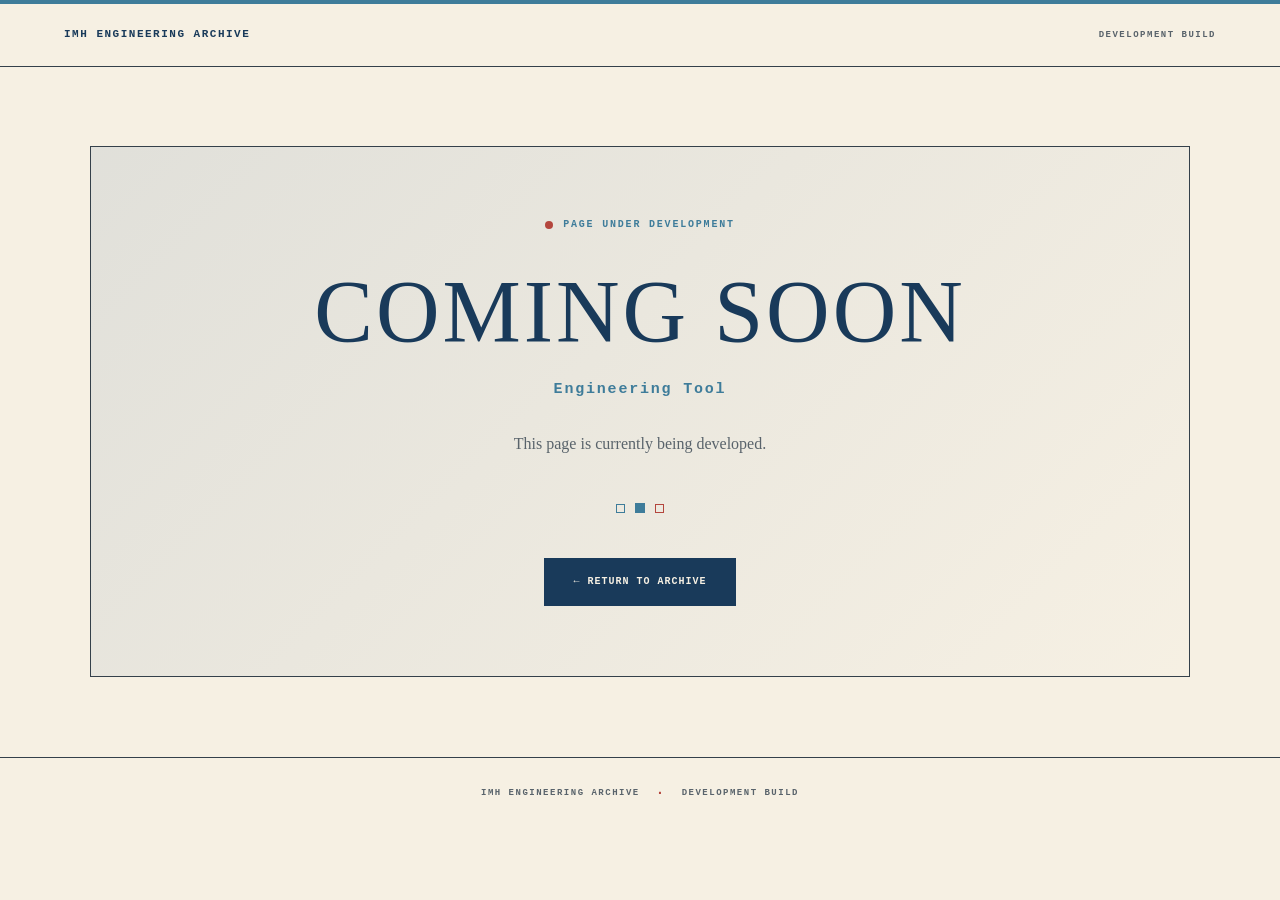
<file: pages/coming-soon.html>
<!DOCTYPE html>
<html lang="en">

<head>

    <meta charset="UTF-8">

    <meta
        name="viewport"
        content="width=device-width, initial-scale=1.0"
    >

    <title>Coming Soon | IMH Engineering Archive</title>


    <!-- STYLESHEETS -->

    <link
        rel="stylesheet"
        href="../css/base.css"
    >

    <link
        rel="stylesheet"
        href="../css/navigation.css"
    >

    <link
        rel="stylesheet"
        href="../css/project-page.css"
    >

    <link
        rel="stylesheet"
        href="../css/responsive.css"
    >

</head>


<body>


    <!-- =====================================================
         NAVIGATION
    ====================================================== -->

    <header class="holding-page-header">

        <div class="holding-page-brand">

            IMH ENGINEERING ARCHIVE

        </div>


        <div class="holding-page-status">

            DEVELOPMENT BUILD

        </div>

    </header>

    <!-- =====================================================
         COMING SOON PAGE
    ====================================================== -->

    <main class="coming-soon-page">


        <section class="coming-soon-content">


            <!-- STATUS LABEL -->

            <div class="coming-soon-status">

                <span class="status-indicator"></span>

                PAGE UNDER DEVELOPMENT

            </div>



            <!-- TITLE -->

            <h1 id="coming-soon-title">

                COMING SOON

            </h1>



            <!-- TOOL / PAGE NAME -->

            <h2 id="coming-soon-name">

                Engineering Tool

            </h2>



            <!-- MESSAGE -->

            <p id="coming-soon-message">

                This page is currently being developed.

            </p>



            <!-- DECORATIVE ELEMENT -->

            <div class="coming-soon-divider">

                <span></span>

                <span></span>

                <span></span>

            </div>



            <!-- RETURN BUTTON -->

            <a
                href="../index.html"
                class="coming-soon-return"
            >

                ← RETURN TO ARCHIVE

            </a>


        </section>


    </main>



    <!-- =====================================================
         FOOTER
    ====================================================== -->

    <footer class="holding-page-footer">

        <span>

            IMH ENGINEERING ARCHIVE

        </span>


        <span class="footer-divider">

            ·

        </span>


        <span>

            DEVELOPMENT BUILD

        </span>

    </footer>



    <script src="coming-soon.js"></script>


</body>

</html>
</file>
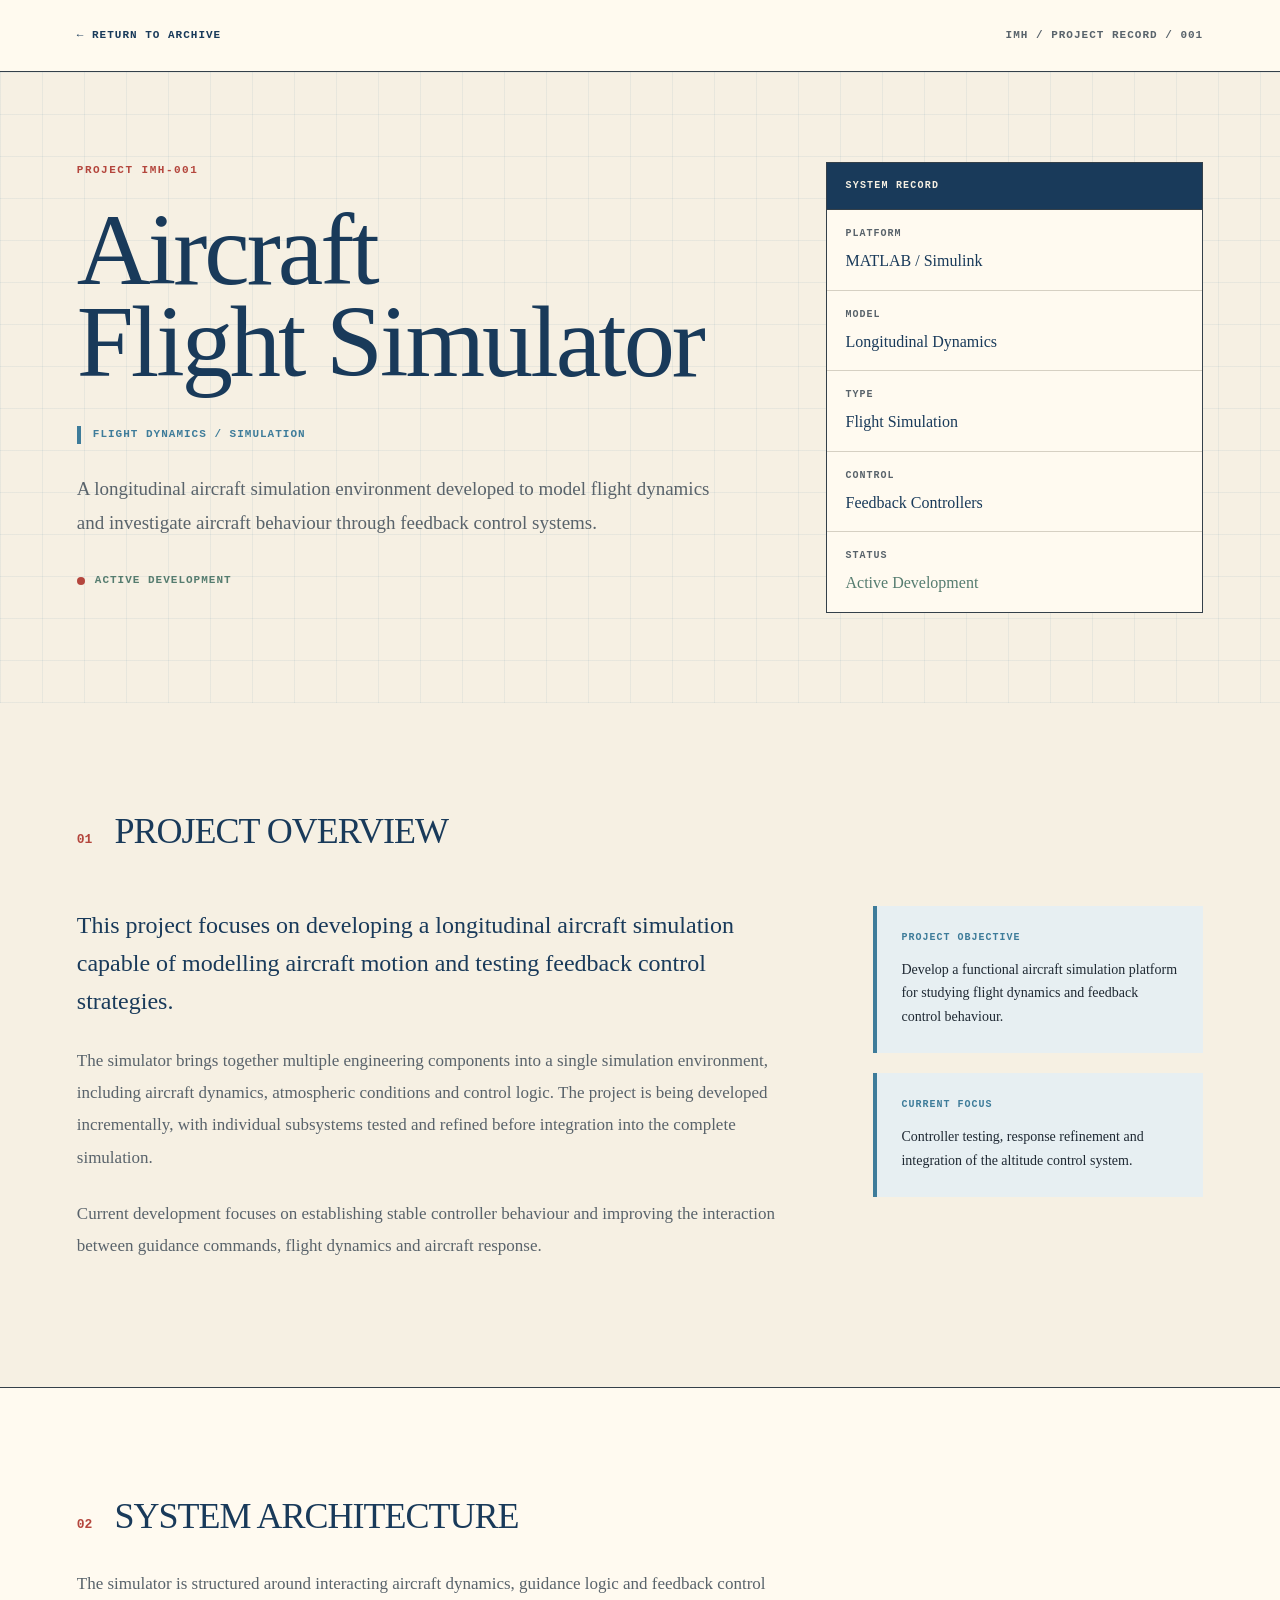
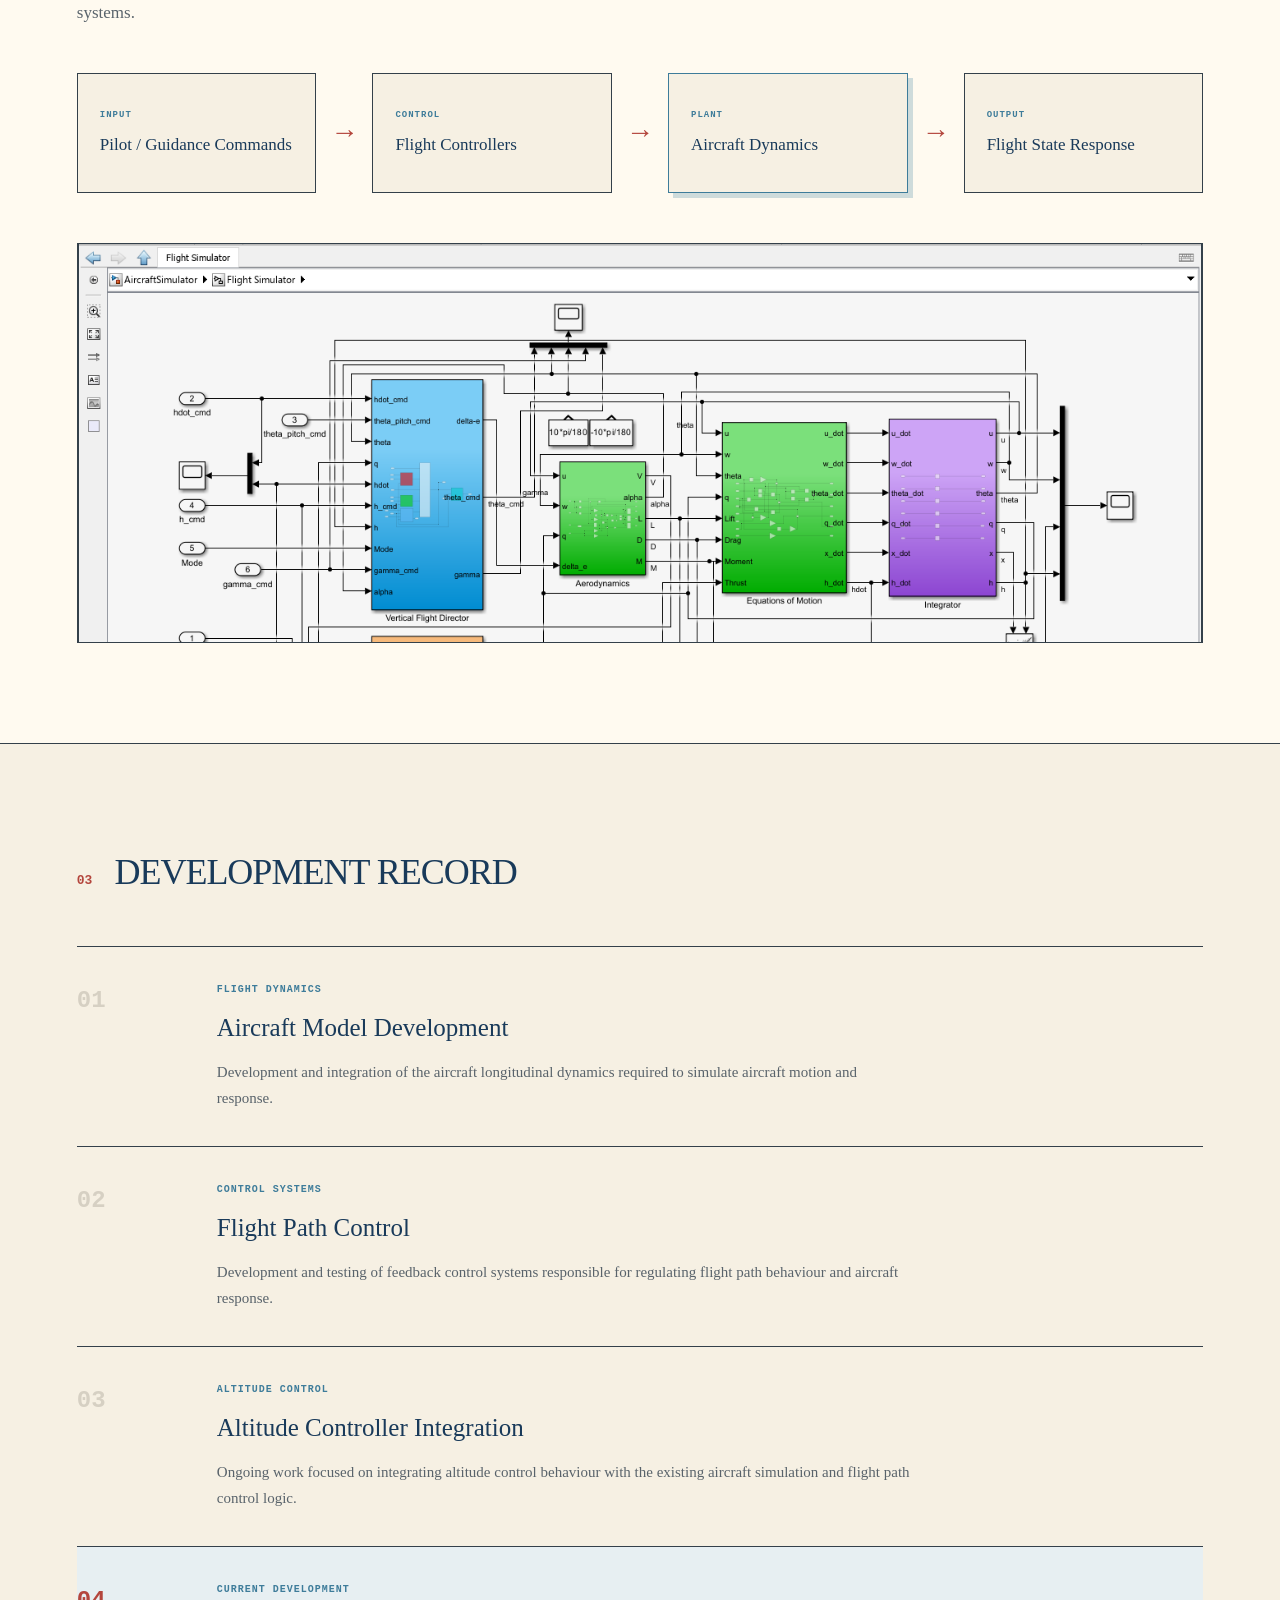
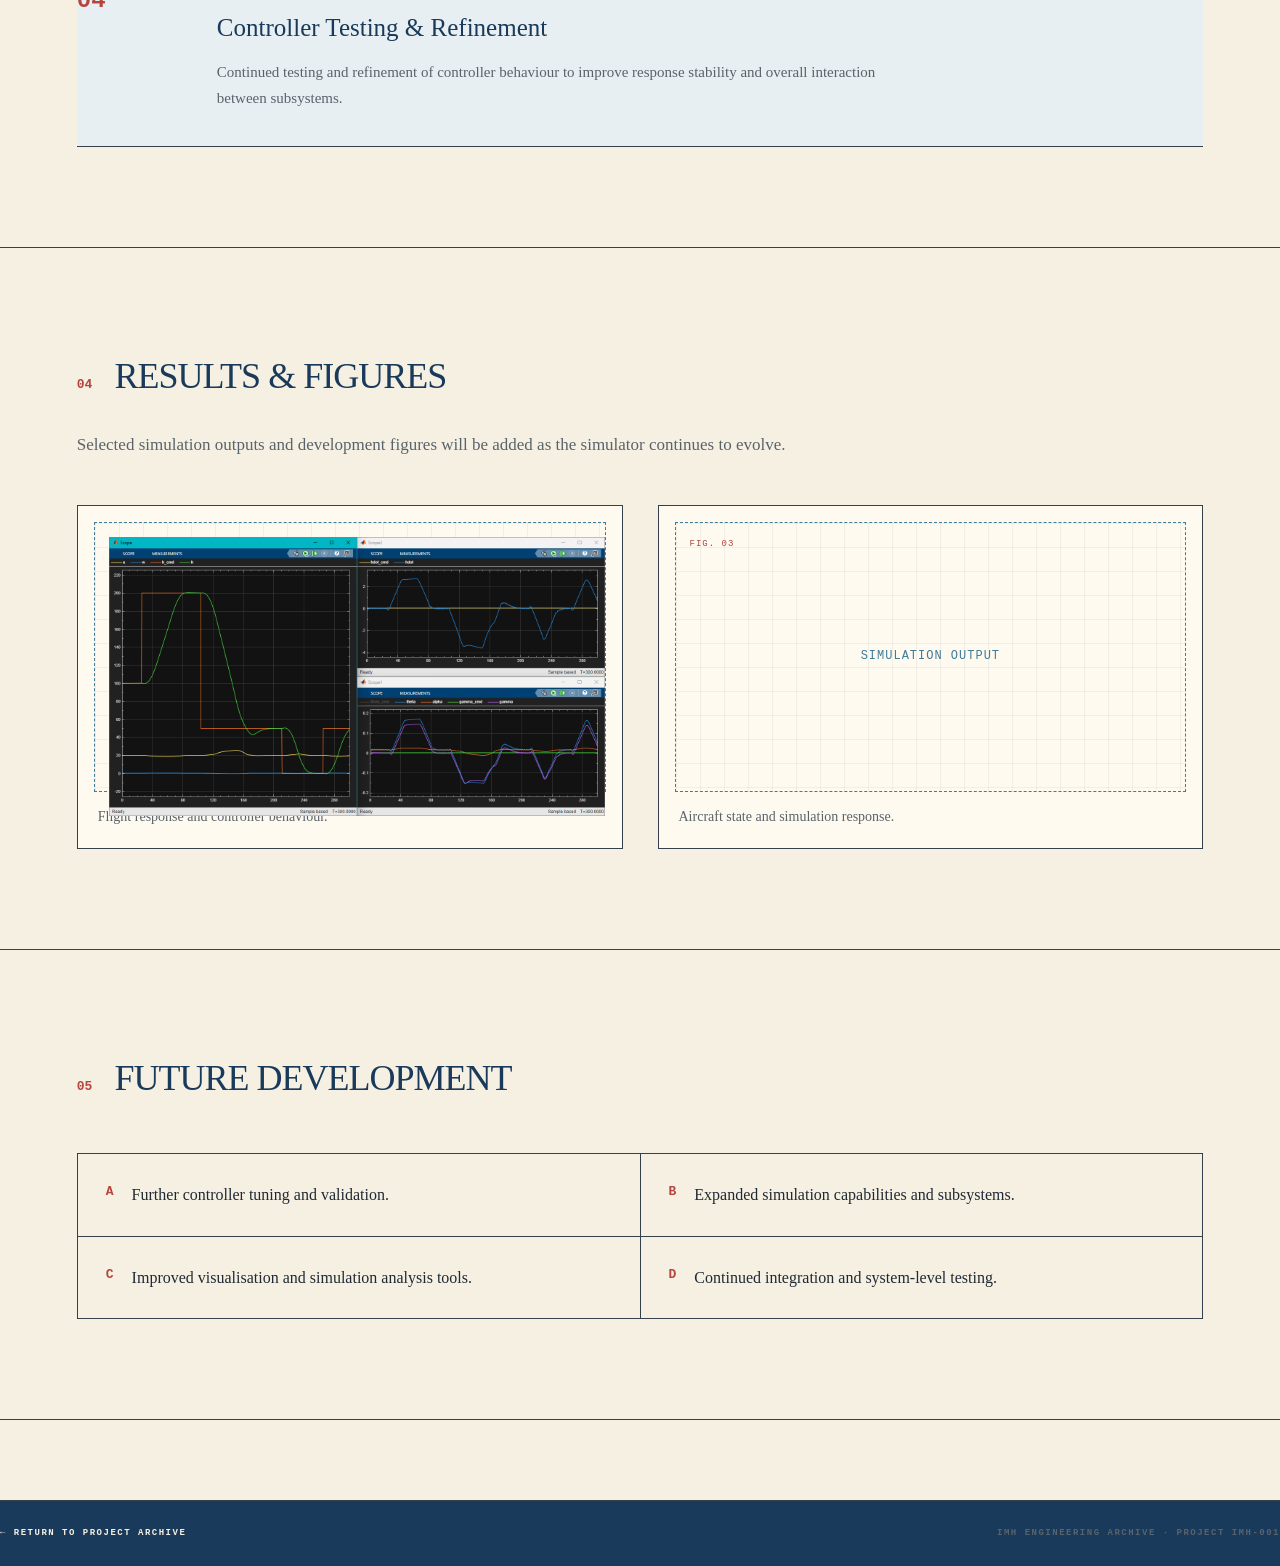
<file: projects/flight-simulator.html>
<!DOCTYPE html>
<html lang="en">

<head>

    <meta charset="UTF-8">

    <meta
        name="viewport"
        content="width=device-width, initial-scale=1.0"
    >

    <title>
        Aircraft Flight Simulator | Engineering Archive
    </title>


    <link
        rel="stylesheet"
        href="../css/main.css"
    >

</head>


<body>


    <!-- =====================================================
         PROJECT NAVIGATION
    ====================================================== -->

    <nav class="project-nav">

        <a
            href="../index.html#projects"
            class="back-link"
        >
            ← RETURN TO ARCHIVE
        </a>


        <div class="project-nav-id">

            IMH / PROJECT RECORD / 001

        </div>

    </nav>



    <!-- =====================================================
         PROJECT HERO
    ====================================================== -->

    <header class="project-hero">


        <div class="project-hero-grid">


            <div class="project-hero-main">


                <div class="record-label">

                    PROJECT IMH-001

                </div>


                <h1>

                    Aircraft<br>
                    Flight Simulator

                </h1>


                <div class="project-hero-category">

                    FLIGHT DYNAMICS / SIMULATION

                </div>


                <p class="project-hero-description">

                    A longitudinal aircraft simulation environment
                    developed to model flight dynamics and investigate
                    aircraft behaviour through feedback control systems.

                </p>


                <div class="project-hero-status">

                    <span class="status-indicator"></span>

                    ACTIVE DEVELOPMENT

                </div>


            </div>



            <!-- Technical information panel -->

            <aside class="project-spec-panel">


                <div class="spec-panel-header">

                    SYSTEM RECORD

                </div>


                <div class="spec-row">

                    <span>
                        PLATFORM
                    </span>

                    <strong>
                        MATLAB / Simulink
                    </strong>

                </div>


                <div class="spec-row">

                    <span>
                        MODEL
                    </span>

                    <strong>
                        Longitudinal Dynamics
                    </strong>

                </div>


                <div class="spec-row">

                    <span>
                        TYPE
                    </span>

                    <strong>
                        Flight Simulation
                    </strong>

                </div>


                <div class="spec-row">

                    <span>
                        CONTROL
                    </span>

                    <strong>
                        Feedback Controllers
                    </strong>

                </div>


                <div class="spec-row">

                    <span>
                        STATUS
                    </span>

                    <strong class="active-text">
                        Active Development
                    </strong>

                </div>


            </aside>


        </div>


    </header>



    <!-- =====================================================
         PROJECT OVERVIEW
    ====================================================== -->

    <section class="project-record-section overview-section">


        <div class="record-section-heading">

            <span>
                01
            </span>

            <h2>
                PROJECT OVERVIEW
            </h2>

        </div>


        <div class="overview-grid">


            <div class="overview-main">

                <p class="overview-lead">

                    This project focuses on developing a longitudinal
                    aircraft simulation capable of modelling aircraft
                    motion and testing feedback control strategies.

                </p>


                <p>

                    The simulator brings together multiple engineering
                    components into a single simulation environment,
                    including aircraft dynamics, atmospheric conditions
                    and control logic. The project is being developed
                    incrementally, with individual subsystems tested
                    and refined before integration into the complete
                    simulation.

                </p>


                <p>

                    Current development focuses on establishing stable
                    controller behaviour and improving the interaction
                    between guidance commands, flight dynamics and
                    aircraft response.

                </p>


            </div>


            <aside class="overview-sidebar">


                <div class="record-note">

                    <span class="note-label">

                        PROJECT OBJECTIVE

                    </span>


                    <p>

                        Develop a functional aircraft simulation
                        platform for studying flight dynamics and
                        feedback control behaviour.

                    </p>

                </div>


                <div class="record-note">

                    <span class="note-label">

                        CURRENT FOCUS

                    </span>


                    <p>

                        Controller testing, response refinement and
                        integration of the altitude control system.

                    </p>

                </div>


            </aside>


        </div>


    </section>



    <!-- =====================================================
         SYSTEM ARCHITECTURE
    ====================================================== -->

    <section class="project-record-section architecture-section">


        <div class="record-section-heading">

            <span>
                02
            </span>

            <h2>
                SYSTEM ARCHITECTURE
            </h2>

        </div>


        <p class="section-description">

            The simulator is structured around interacting aircraft
            dynamics, guidance logic and feedback control systems.

        </p>


        <div class="architecture-diagram">


            <div class="architecture-block">

                <span class="block-label">
                    INPUT
                </span>

                Pilot / Guidance
                Commands

            </div>


            <div class="architecture-arrow">

                →

            </div>


            <div class="architecture-block">

                <span class="block-label">
                    CONTROL
                </span>

                Flight
                Controllers

            </div>


            <div class="architecture-arrow">

                →

            </div>


            <div class="architecture-block architecture-highlight">

                <span class="block-label">
                    PLANT
                </span>

                Aircraft
                Dynamics

            </div>


            <div class="architecture-arrow">

                →

            </div>


            <div class="architecture-block">

                <span class="block-label">
                    OUTPUT
                </span>

                Flight State
                Response

            </div>


        </div>


        <div class="figure-placeholder architecture-figure">

            <div class="figure-grid"></div>


            <div class="figure-label">

                FIG. 01 — SIMULATION SYSTEM ARCHITECTURE

            </div>


            <div class="figure-content">

                <img src="../images/Screenshot (85).png"
                     alt="Gamma controller response">

            </div>

        </div>


    </section>



    <!-- =====================================================
         DEVELOPMENT RECORD
    ====================================================== -->

    <section class="project-record-section development-section">


        <div class="record-section-heading">

            <span>
                03
            </span>

            <h2>
                DEVELOPMENT RECORD
            </h2>

        </div>


        <div class="development-timeline">


            <article class="development-entry">


                <div class="development-index">

                    01

                </div>


                <div class="development-content">

                    <span class="development-category">

                        FLIGHT DYNAMICS

                    </span>


                    <h3>

                        Aircraft Model Development

                    </h3>


                    <p>

                        Development and integration of the aircraft
                        longitudinal dynamics required to simulate
                        aircraft motion and response.

                    </p>

                </div>


            </article>



            <article class="development-entry">


                <div class="development-index">

                    02

                </div>


                <div class="development-content">

                    <span class="development-category">

                        CONTROL SYSTEMS

                    </span>


                    <h3>

                        Flight Path Control

                    </h3>


                    <p>

                        Development and testing of feedback control
                        systems responsible for regulating flight
                        path behaviour and aircraft response.

                    </p>

                </div>


            </article>



            <article class="development-entry">


                <div class="development-index">

                    03

                </div>


                <div class="development-content">

                    <span class="development-category">

                        ALTITUDE CONTROL

                    </span>


                    <h3>

                        Altitude Controller Integration

                    </h3>


                    <p>

                        Ongoing work focused on integrating altitude
                        control behaviour with the existing aircraft
                        simulation and flight path control logic.

                    </p>

                </div>


            </article>



            <article class="development-entry current-entry">


                <div class="development-index">

                    04

                </div>


                <div class="development-content">

                    <span class="development-category">

                        CURRENT DEVELOPMENT

                    </span>


                    <h3>

                        Controller Testing & Refinement

                    </h3>


                    <p>

                        Continued testing and refinement of controller
                        behaviour to improve response stability and
                        overall interaction between subsystems.

                    </p>

                </div>


            </article>


        </div>


    </section>



    <!-- =====================================================
         RESULTS
    ====================================================== -->

    <section class="project-record-section results-section">


        <div class="record-section-heading">

            <span>
                04
            </span>

            <h2>
                RESULTS & FIGURES
            </h2>

        </div>


        <p class="section-description">

            Selected simulation outputs and development figures
            will be added as the simulator continues to evolve.

        </p>


        <div class="results-grid">


            <div class="result-figure">

                <div class="result-placeholder">

                    RESPONSE PLOT
                    <span>
                        <img src="../images/Screenshot (91).png"
                             alt="Gamma controller response">
                    </span>

                </div>


                <p>

                    Flight response and controller behaviour.

                </p>

            </div>


            <div class="result-figure">

                <div class="result-placeholder">

                    SIMULATION OUTPUT
                    <span>
                        FIG. 03
                    </span>

                </div>


                <p>

                    Aircraft state and simulation response.

                </p>

            </div>


        </div>


    </section>



    <!-- =====================================================
         FUTURE DEVELOPMENT
    ====================================================== -->

    <section class="project-record-section future-section">


        <div class="record-section-heading">

            <span>
                05
            </span>

            <h2>
                FUTURE DEVELOPMENT
            </h2>

        </div>


        <div class="future-grid">


            <div class="future-item">

                <span>
                    A
                </span>

                Further controller tuning and validation.

            </div>


            <div class="future-item">

                <span>
                    B
                </span>

                Expanded simulation capabilities and subsystems.

            </div>


            <div class="future-item">

                <span>
                    C
                </span>

                Improved visualisation and simulation analysis tools.

            </div>


            <div class="future-item">

                <span>
                    D
                </span>

                Continued integration and system-level testing.

            </div>


        </div>


    </section>



    <!-- =====================================================
         PROJECT FOOTER
    ====================================================== -->

    <footer class="project-footer">


        <a
            href="../index.html#projects"
            class="footer-return"
        >

            ← RETURN TO PROJECT ARCHIVE

        </a>


        <div>

            IMH ENGINEERING ARCHIVE
            ·
            PROJECT IMH-001

        </div>


    </footer>


</body>

</html>
</file>
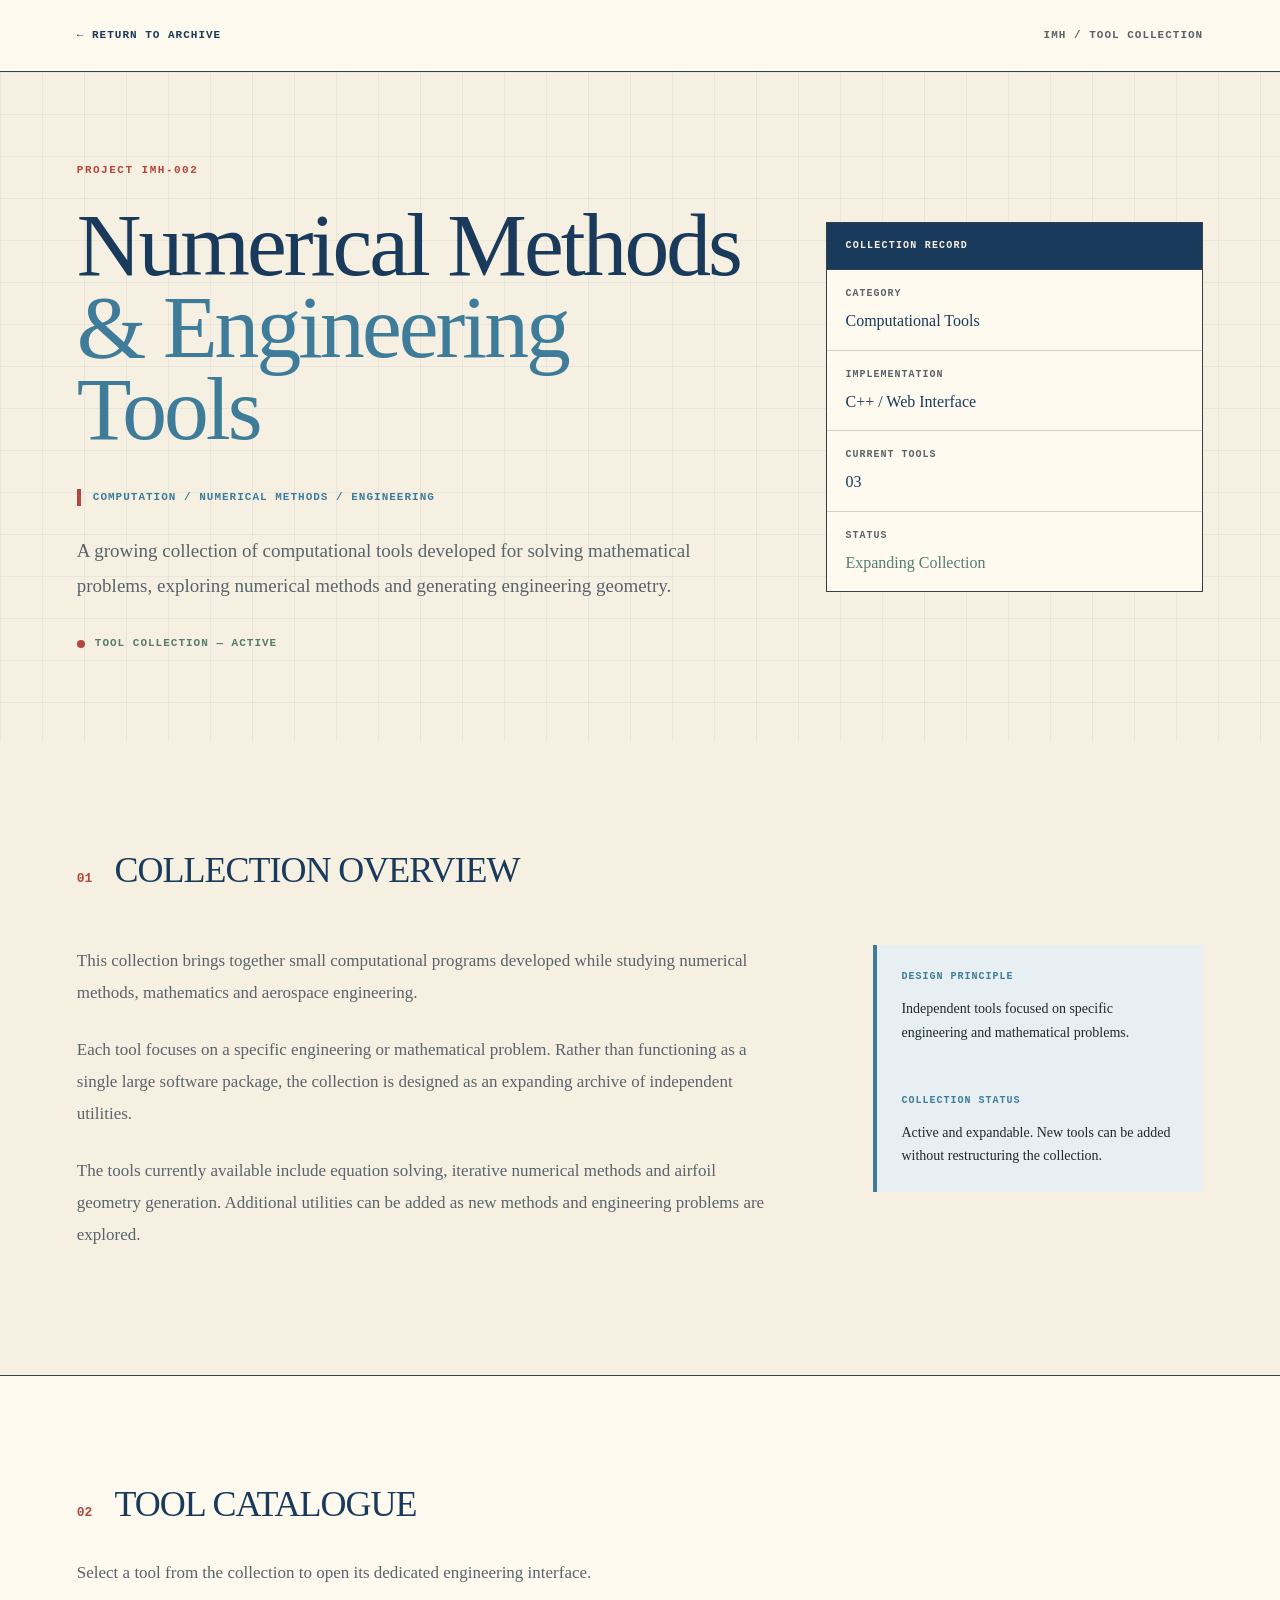
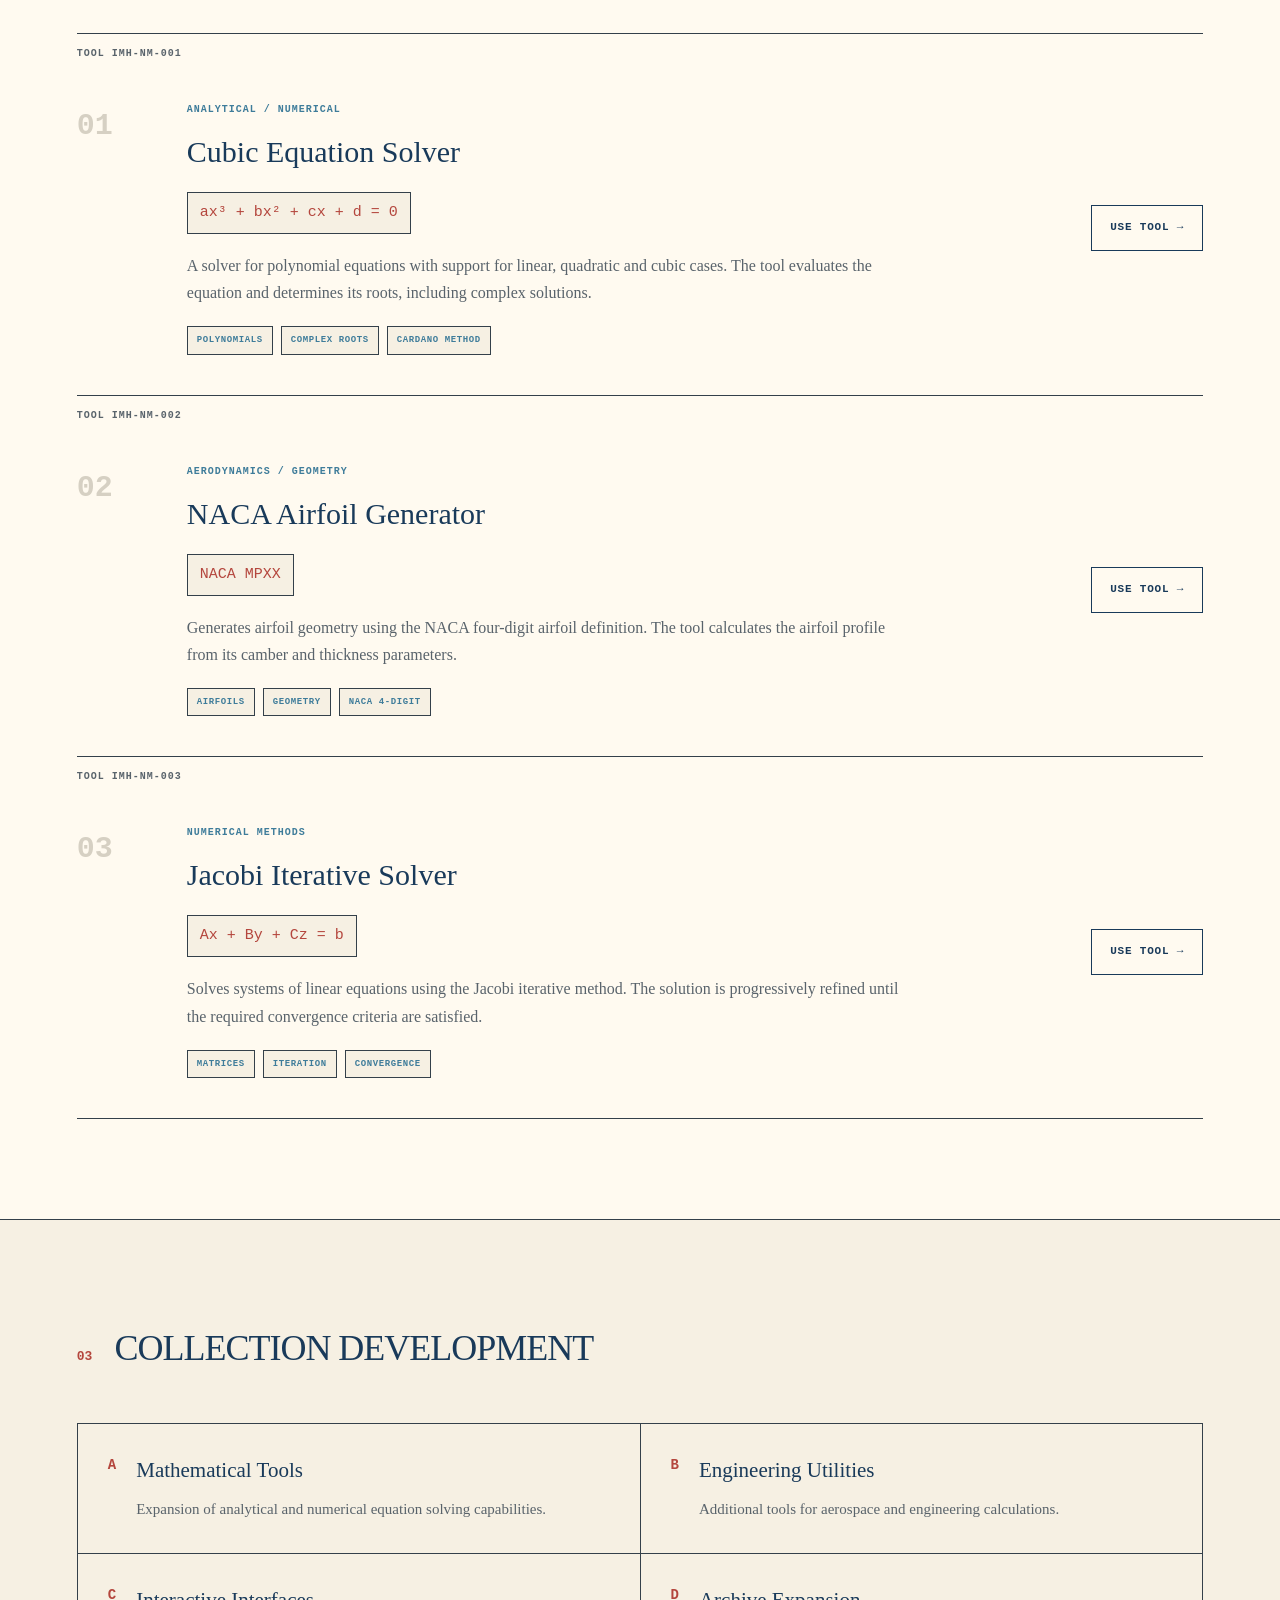
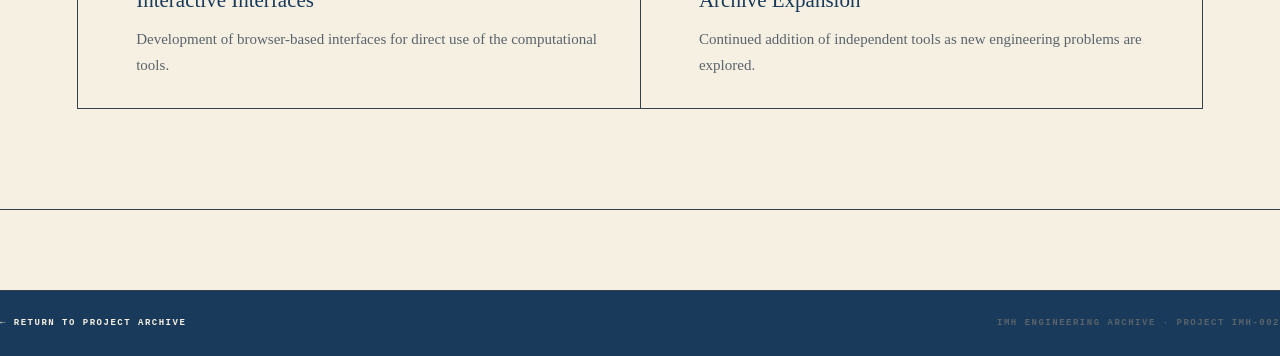
<file: projects/numerical-tools.html>
<!DOCTYPE html>
<html lang="en">

<head>
    <meta charset="UTF-8">

    <meta name="viewport"
          content="width=device-width, initial-scale=1.0">

    <title>
        Numerical Methods & Engineering Tools | IMH Engineering Archive
    </title>

    <link rel="stylesheet"
          href="../css/main.css">
</head>


<body>


<!-- =========================================================
     PROJECT NAVIGATION
========================================================= -->

<nav class="project-nav">

    <a href="../index.html#projects"
       class="back-link">

        ← RETURN TO ARCHIVE

    </a>


    <div class="project-nav-id">

        IMH / TOOL COLLECTION

    </div>

</nav>



<!-- =========================================================
     TOOL COLLECTION HERO
========================================================= -->

<header class="tools-hero">


    <div class="tools-hero-grid">


        <div class="tools-hero-main">


            <div class="record-label">

                PROJECT IMH-002

            </div>


            <h1>

                Numerical Methods
                <span>& Engineering Tools</span>

            </h1>


            <div class="tools-hero-category">

                COMPUTATION / NUMERICAL METHODS / ENGINEERING

            </div>


            <p class="tools-hero-description">

                A growing collection of computational tools developed
                for solving mathematical problems, exploring numerical
                methods and generating engineering geometry.

            </p>


            <div class="tools-status">

                <span class="status-indicator"></span>

                TOOL COLLECTION — ACTIVE

            </div>


        </div>



        <!-- Technical panel -->

        <aside class="tools-spec-panel">


            <div class="spec-panel-header">

                COLLECTION RECORD

            </div>


            <div class="spec-row">

                <span>
                    CATEGORY
                </span>

                <strong>
                    Computational Tools
                </strong>

            </div>


            <div class="spec-row">

                <span>
                    IMPLEMENTATION
                </span>

                <strong>
                    C++ / Web Interface
                </strong>

            </div>


            <div class="spec-row">

                <span>
                    CURRENT TOOLS
                </span>

                <strong>
                    03
                </strong>

            </div>


            <div class="spec-row">

                <span>
                    STATUS
                </span>

                <strong class="active-text">
                    Expanding Collection
                </strong>

            </div>


        </aside>


    </div>


</header>



<!-- =========================================================
     COLLECTION OVERVIEW
========================================================= -->

<section class="project-record-section tools-overview-section">


    <div class="record-section-heading">

        <span>
            01
        </span>

        <h2>
            COLLECTION OVERVIEW
        </h2>

    </div>


    <div class="tools-overview-grid">


        <div class="tools-overview-main">


            <p class="overview-lead">

                This collection brings together small computational
                programs developed while studying numerical methods,
                mathematics and aerospace engineering.

            </p>


            <p>

                Each tool focuses on a specific engineering or
                mathematical problem. Rather than functioning as a
                single large software package, the collection is
                designed as an expanding archive of independent
                utilities.

            </p>


            <p>

                The tools currently available include equation
                solving, iterative numerical methods and airfoil
                geometry generation. Additional utilities can be
                added as new methods and engineering problems are
                explored.

            </p>


        </div>



        <aside class="tools-overview-sidebar">


            <div class="record-note">

                <span class="note-label">

                    DESIGN PRINCIPLE

                </span>


                <p>

                    Independent tools focused on specific engineering
                    and mathematical problems.

                </p>

            </div>


            <div class="record-note">

                <span class="note-label">

                    COLLECTION STATUS

                </span>


                <p>

                    Active and expandable. New tools can be added
                    without restructuring the collection.

                </p>

            </div>


        </aside>


    </div>


</section>



<!-- =========================================================
     TOOL CATALOGUE
========================================================= -->

<section class="tool-catalogue-section">


    <div class="catalogue-container">


        <div class="record-section-heading">

            <span>
                02
            </span>

            <h2>
                TOOL CATALOGUE
            </h2>

        </div>


        <p class="section-description">

            Select a tool from the collection to open its dedicated
            engineering interface.

        </p>



        <!-- TOOL 01 -->

        <article class="tool-record">


            <div class="tool-record-id">

                TOOL IMH-NM-001

            </div>


            <div class="tool-record-main">


                <div class="tool-number">

                    01

                </div>


                <div class="tool-record-content">


                    <span class="tool-category">

                        ANALYTICAL / NUMERICAL

                    </span>


                    <h3>

                        Cubic Equation Solver

                    </h3>


                    <div class="tool-equation">

                        ax³ + bx² + cx + d = 0

                    </div>


                    <p>

                        A solver for polynomial equations with support
                        for linear, quadratic and cubic cases. The tool
                        evaluates the equation and determines its roots,
                        including complex solutions.

                    </p>


                    <div class="tool-tags">

                        <span>POLYNOMIALS</span>
                        <span>COMPLEX ROOTS</span>
                        <span>CARDANO METHOD</span>

                    </div>


                </div>


                <a href="tools/cubic-solver.html"
                   class="use-tool-button">

                    USE TOOL →

                </a>


            </div>


        </article>



        <!-- TOOL 02 -->

        <article class="tool-record">


            <div class="tool-record-id">

                TOOL IMH-NM-002

            </div>


            <div class="tool-record-main">


                <div class="tool-number">

                    02

                </div>


                <div class="tool-record-content">


                    <span class="tool-category">

                        AERODYNAMICS / GEOMETRY

                    </span>


                    <h3>

                        NACA Airfoil Generator

                    </h3>


                    <div class="tool-equation">

                        NACA MPXX

                    </div>


                    <p>

                        Generates airfoil geometry using the NACA
                        four-digit airfoil definition. The tool
                        calculates the airfoil profile from its
                        camber and thickness parameters.

                    </p>


                    <div class="tool-tags">

                        <span>AIRFOILS</span>
                        <span>GEOMETRY</span>
                        <span>NACA 4-DIGIT</span>

                    </div>


                </div>


                <a href="tools/naca-generator.html"
                   class="use-tool-button">

                    USE TOOL →

                </a>


            </div>


        </article>



        <!-- TOOL 03 -->

        <article class="tool-record">


            <div class="tool-record-id">

                TOOL IMH-NM-003

            </div>


            <div class="tool-record-main">


                <div class="tool-number">

                    03

                </div>


                <div class="tool-record-content">


                    <span class="tool-category">

                        NUMERICAL METHODS

                    </span>


                    <h3>

                        Jacobi Iterative Solver

                    </h3>


                    <div class="tool-equation">

                        Ax + By + Cz = b

                    </div>


                    <p>

                        Solves systems of linear equations using the
                        Jacobi iterative method. The solution is
                        progressively refined until the required
                        convergence criteria are satisfied.

                    </p>


                    <div class="tool-tags">

                        <span>MATRICES</span>
                        <span>ITERATION</span>
                        <span>CONVERGENCE</span>

                    </div>


                </div>


                <a href="../pages/coming-soon.html?page=Jacobi%20Method&type=tool"
                   class="use-tool-button">

                    USE TOOL →

                </a>


            </div>


        </article>


    </div>


</section>



<!-- =========================================================
     COLLECTION DEVELOPMENT
========================================================= -->

<section class="collection-development-section">


    <div class="collection-development-container">


        <div class="record-section-heading">

            <span>
                03
            </span>

            <h2>
                COLLECTION DEVELOPMENT
            </h2>

        </div>


        <div class="collection-development-grid">


            <div class="collection-development-item">

                <span class="development-marker">

                    A

                </span>


                <div>

                    <h3>

                        Mathematical Tools

                    </h3>


                    <p>

                        Expansion of analytical and numerical equation
                        solving capabilities.

                    </p>

                </div>


            </div>



            <div class="collection-development-item">

                <span class="development-marker">

                    B

                </span>


                <div>

                    <h3>

                        Engineering Utilities

                    </h3>


                    <p>

                        Additional tools for aerospace and engineering
                        calculations.

                    </p>

                </div>


            </div>



            <div class="collection-development-item">

                <span class="development-marker">

                    C

                </span>


                <div>

                    <h3>

                        Interactive Interfaces

                    </h3>


                    <p>

                        Development of browser-based interfaces for
                        direct use of the computational tools.

                    </p>

                </div>


            </div>



            <div class="collection-development-item">

                <span class="development-marker">

                    D

                </span>


                <div>

                    <h3>

                        Archive Expansion

                    </h3>


                    <p>

                        Continued addition of independent tools as new
                        engineering problems are explored.

                    </p>

                </div>


            </div>


        </div>


    </div>


</section>



<!-- =========================================================
     PROJECT FOOTER
========================================================= -->

<footer class="project-footer">


    <a href="../index.html#projects"
       class="footer-return">

        ← RETURN TO PROJECT ARCHIVE

    </a>


    <div>

        IMH ENGINEERING ARCHIVE
        ·
        PROJECT IMH-002

    </div>


</footer>


</body>

</html>
</file>
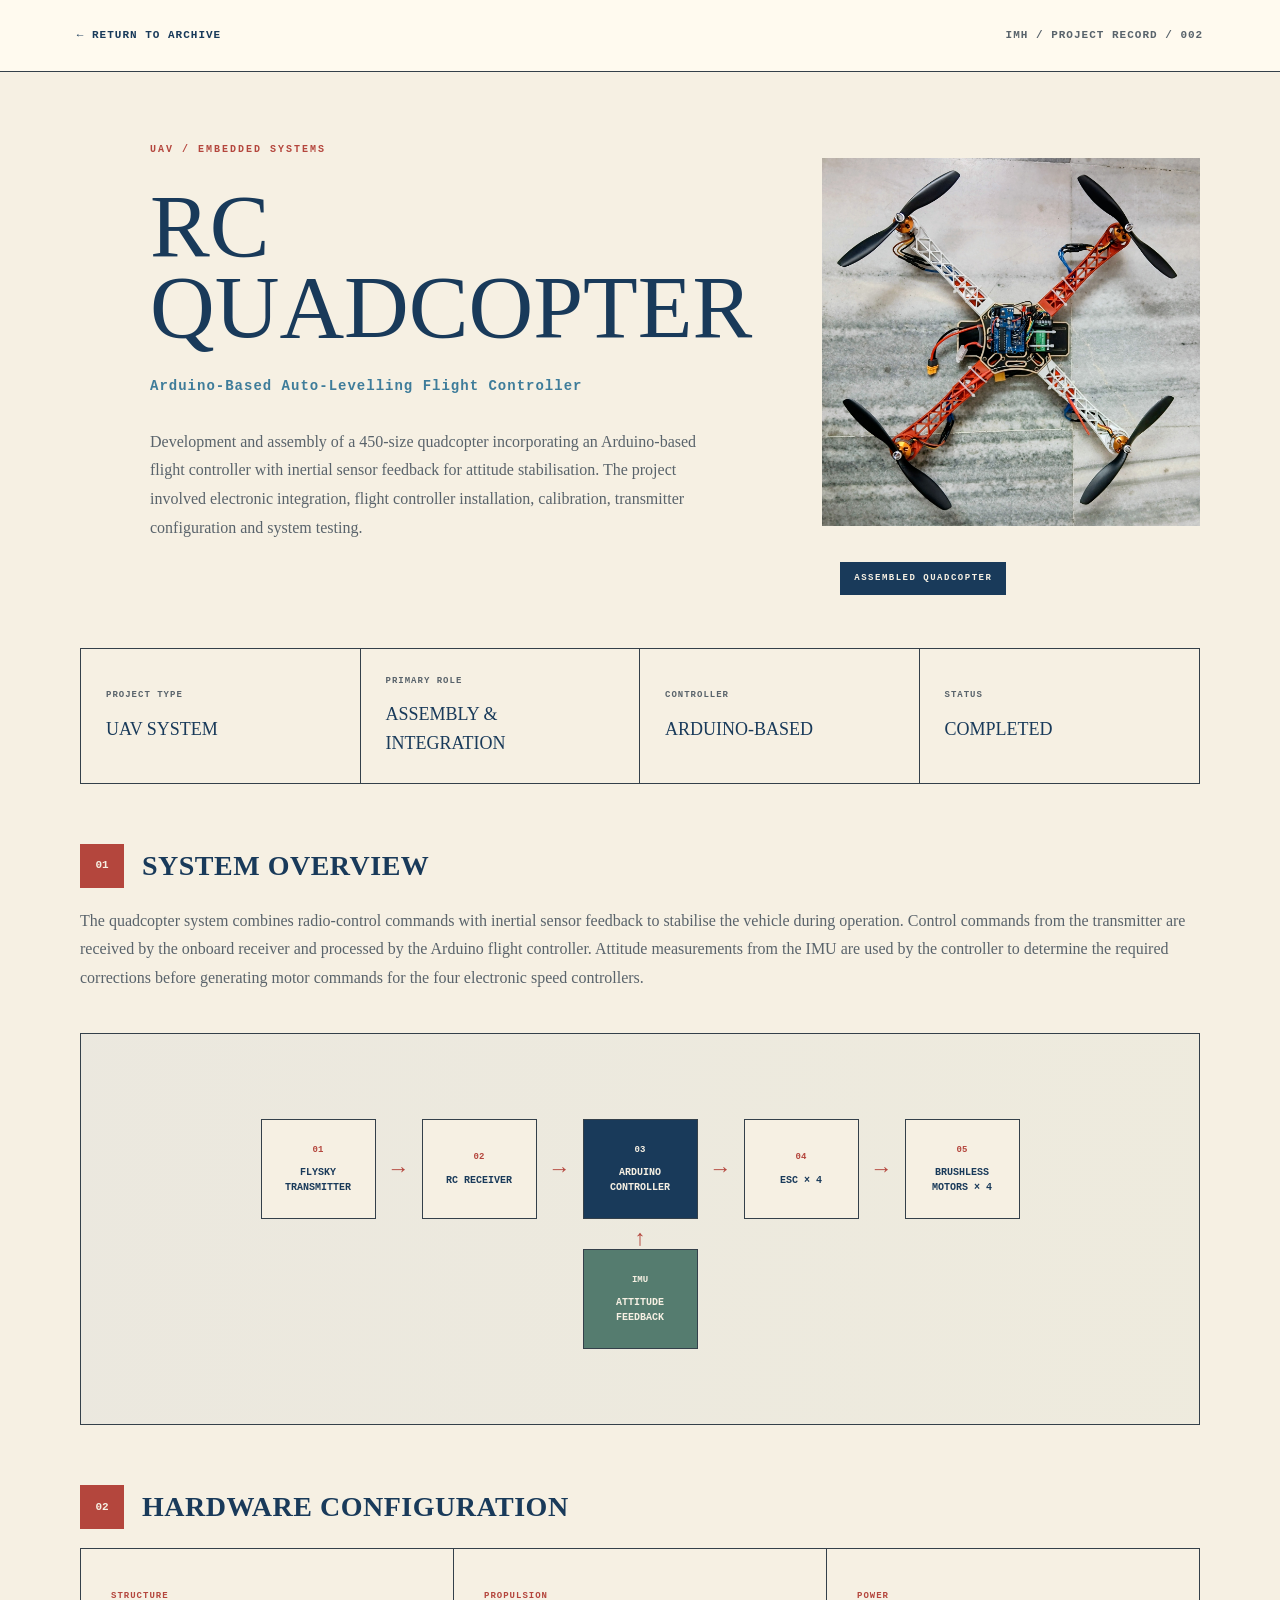
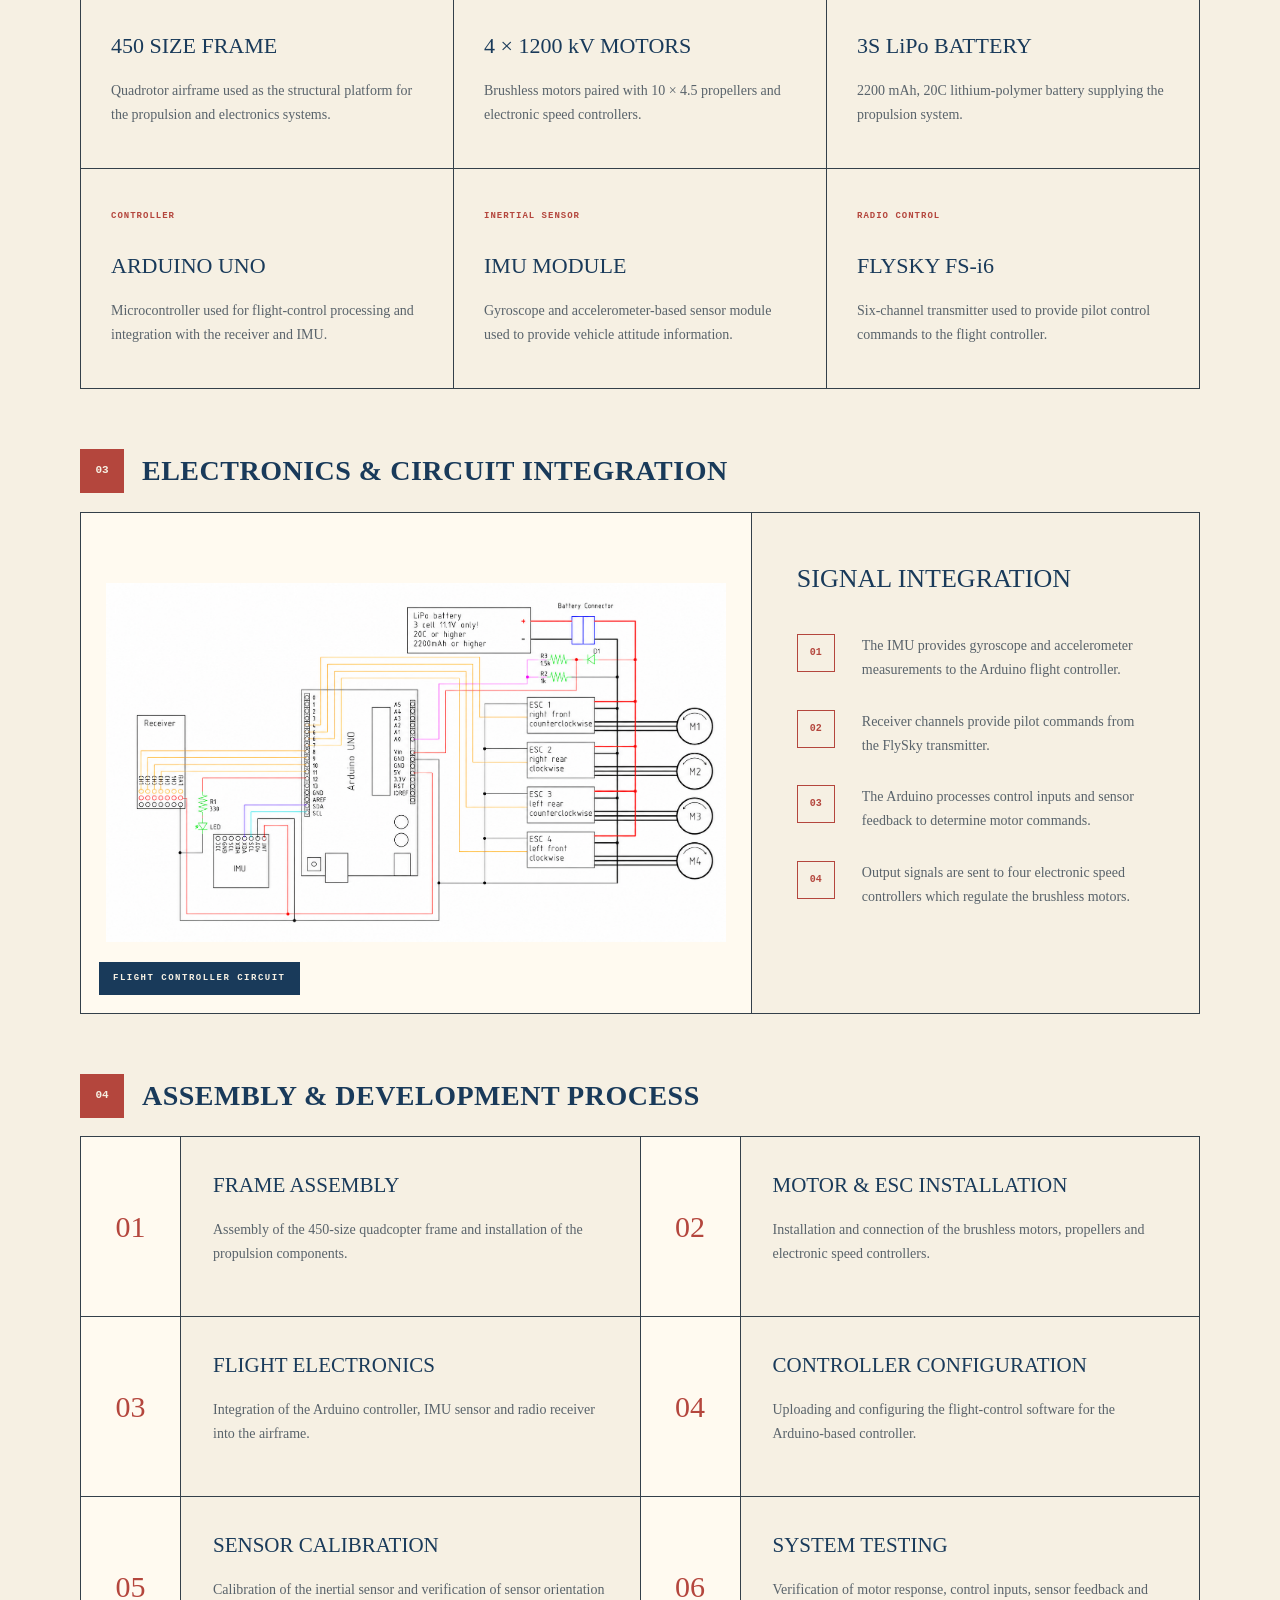
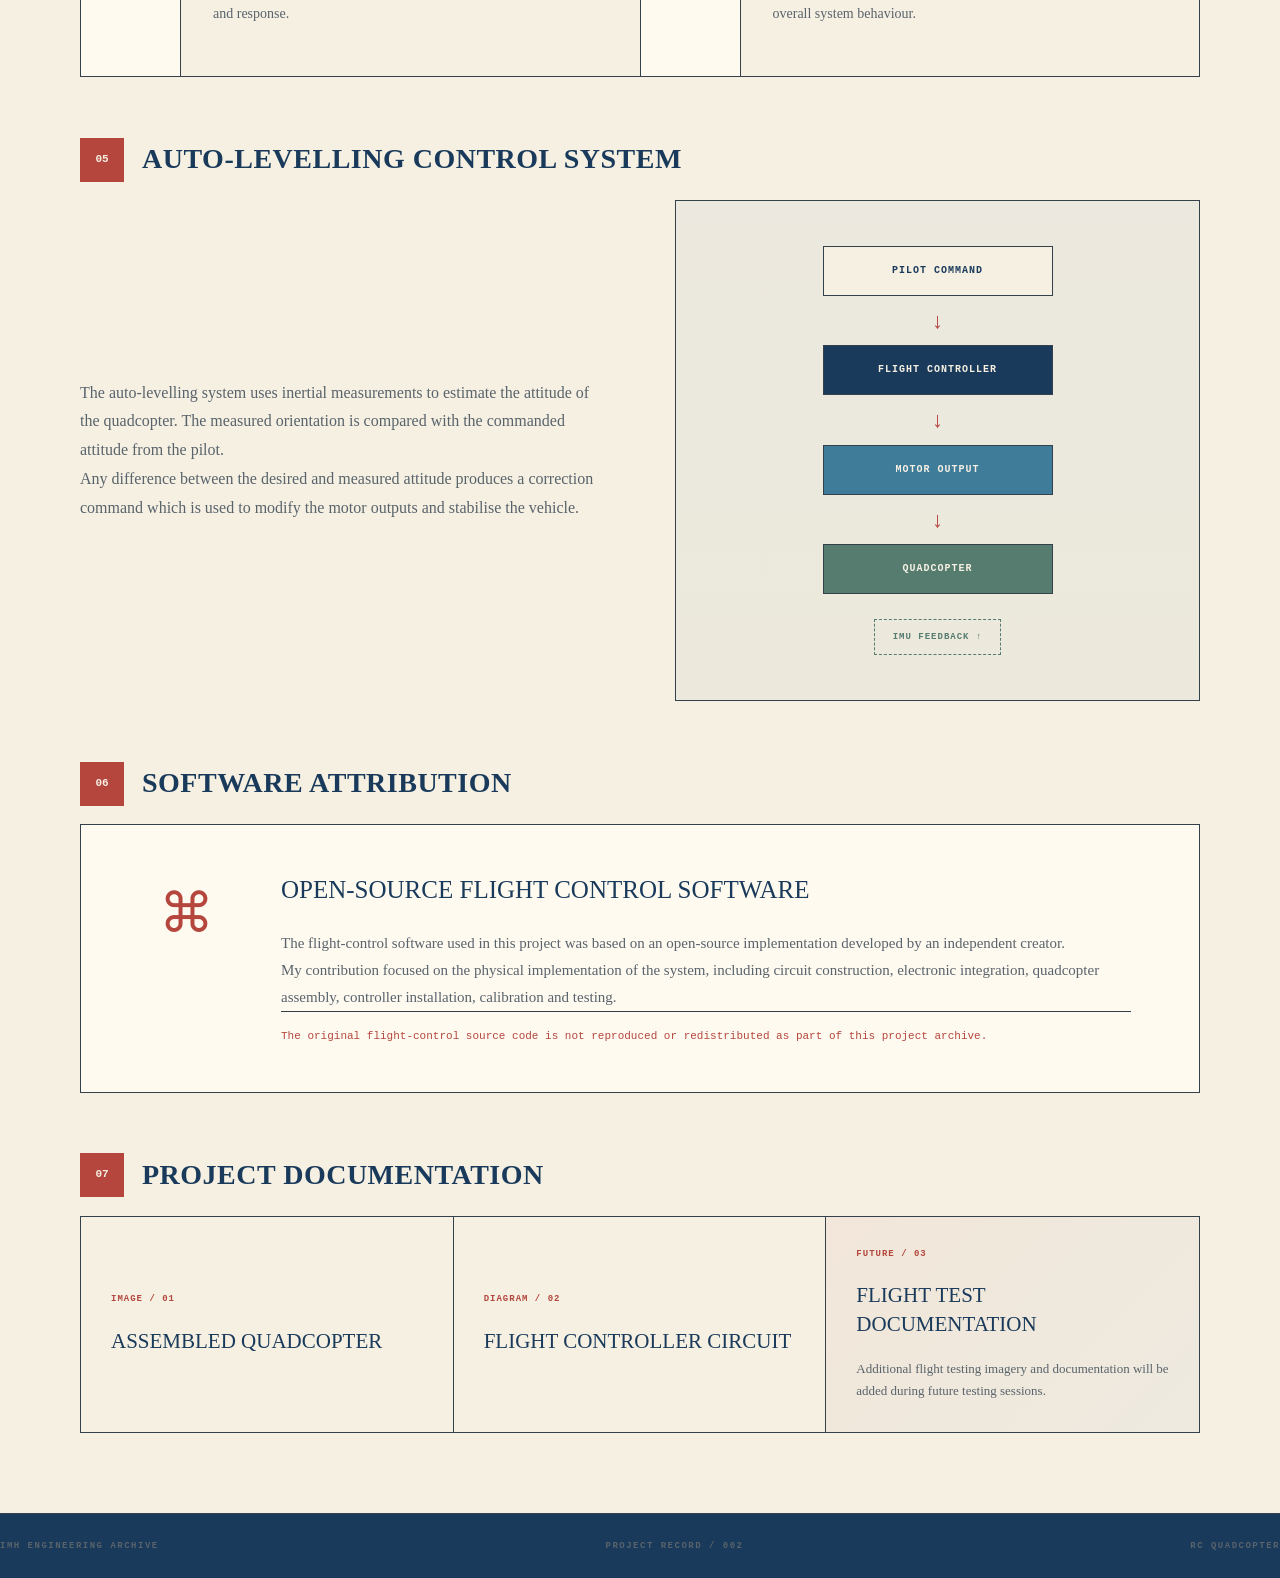
<file: projects/quadcopter-controller.html>
<!DOCTYPE html>
<html lang="en">

<head>

    <meta charset="UTF-8">
    <meta name="viewport" content="width=device-width, initial-scale=1.0">

    <title>RC Quadcopter | IMH Engineering</title>

    <!-- GLOBAL STYLES -->

    <link rel="stylesheet" href="../css/main.css">
    <link rel="stylesheet" href="../css/base.css">
    <link rel="stylesheet" href="../css/navigation.css">
    <link rel="stylesheet" href="../css/project-page.css">
    <link rel="stylesheet" href="../css/responsive.css">

</head>


<body>


    <!-- =========================================================
         PAGE HEADER
    ========================================================== -->

    <!-- =====================================================
         PROJECT NAVIGATION
    ====================================================== -->

    <nav class="project-nav">

        <a
            href="../index.html#projects"
            class="back-link"
        >
            ← RETURN TO ARCHIVE
        </a>


        <div class="project-nav-id">

            IMH / PROJECT RECORD / 002

        </div>

    </nav>


    <!-- =========================================================
         PROJECT HERO
    ========================================================== -->

    <main class="project-page">


        <section class="rc-hero">

            <div class="rc-hero-info">

                <div class="section-label">
                    UAV / EMBEDDED SYSTEMS
                </div>

                <h1>
                    RC<br>
                    QUADCOPTER
                </h1>

                <div class="project-subtitle">
                    Arduino-Based Auto-Levelling Flight Controller
                </div>

                <p class="project-introduction">

                    Development and assembly of a 450-size quadcopter
                    incorporating an Arduino-based flight controller with
                    inertial sensor feedback for attitude stabilisation.
                    The project involved electronic integration, flight
                    controller installation, calibration, transmitter
                    configuration and system testing.

                </p>

            </div>


            <div class="project-hero-visual">

                <!-- REPLACE IMAGE PATH WITH YOUR ACTUAL IMAGE -->

                <img
                    src="../images/quadcopter-top-view.jpg"
                    alt="Top view of assembled RC quadcopter"
                >

                <div class="image-label">
                    ASSEMBLED QUADCOPTER
                </div>

            </div>

        </section>


        <!-- =====================================================
             PROJECT SUMMARY
        ====================================================== -->

        <section class="rc-summary-grid">

            <div class="rc-summary-item">

                <span>PROJECT TYPE</span>

                <strong>
                    UAV SYSTEM
                </strong>

            </div>


            <div class="rc-summary-item">

                <span>PRIMARY ROLE</span>

                <strong>
                    ASSEMBLY & INTEGRATION
                </strong>

            </div>


            <div class="rc-summary-item">

                <span>CONTROLLER</span>

                <strong>
                    ARDUINO-BASED
                </strong>

            </div>


            <div class="rc-summary-item">

                <span>STATUS</span>

                <strong>
                    COMPLETED
                </strong>

            </div>

        </section>



        <!-- =====================================================
             SYSTEM OVERVIEW
        ====================================================== -->

        <section class="project-section">

            <div class="section-heading">

                <span class="section-number">
                    01
                </span>

                <h2>
                    SYSTEM OVERVIEW
                </h2>

            </div>


            <div class="rc-system-overview">


                <div class="system-description">

                    <p>

                        The quadcopter system combines radio-control
                        commands with inertial sensor feedback to stabilise
                        the vehicle during operation.
                        Control commands from the transmitter are received
                        by the onboard receiver and processed by the Arduino
                        flight controller. Attitude measurements from the
                        IMU are used by the controller to determine the
                        required corrections before generating motor commands
                        for the four electronic speed controllers.

                    </p>

                </div>


                <div class="system-diagram">


                    <div class="system-block transmitter">

                        <span>01</span>

                        <strong>
                            FLYSKY<br>
                            TRANSMITTER
                        </strong>

                    </div>


                    <div class="system-arrow">
                        →
                    </div>


                    <div class="system-block receiver">

                        <span>02</span>

                        <strong>
                            RC RECEIVER
                        </strong>

                    </div>


                    <div class="system-arrow">
                        →
                    </div>


                    <div class="controller-group">

                        <div class="system-block controller-block">
                            <span>03</span>
                            <strong>ARDUINO<br>CONTROLLER</strong>
                        </div>

                        <div class="system-block imu-block">
                            <span>IMU</span>
                            <strong>ATTITUDE<br>FEEDBACK</strong>
                        </div>

                    </div>


                    <div class="system-arrow">
                        →
                    </div>


                    <div class="system-block esc">

                        <span>04</span>

                        <strong>
                            ESC × 4
                        </strong>

                    </div>


                    <div class="system-arrow">
                        →
                    </div>


                    <div class="system-block motors">

                        <span>05</span>

                        <strong>
                            BRUSHLESS<br>
                            MOTORS × 4
                        </strong>

                    </div>


                </div>

            </div>

        </section>



        <!-- =====================================================
             HARDWARE CONFIGURATION
        ====================================================== -->

        <section class="project-section">

            <div class="section-heading">

                <span class="section-number">
                    02
                </span>

                <h2>
                    HARDWARE CONFIGURATION
                </h2>

            </div>


            <div class="hardware-grid">


                <div class="hardware-card">

                    <span class="hardware-id">
                        STRUCTURE
                    </span>

                    <h3>
                        450 SIZE FRAME
                    </h3>

                    <p>
                        Quadrotor airframe used as the structural platform
                        for the propulsion and electronics systems.
                    </p>

                </div>


                <div class="hardware-card">

                    <span class="hardware-id">
                        PROPULSION
                    </span>

                    <h3>
                        4 × 1200 kV MOTORS
                    </h3>

                    <p>
                        Brushless motors paired with 10 × 4.5 propellers
                        and electronic speed controllers.
                    </p>

                </div>


                <div class="hardware-card">

                    <span class="hardware-id">
                        POWER
                    </span>

                    <h3>
                        3S LiPo BATTERY
                    </h3>

                    <p>
                        2200 mAh, 20C lithium-polymer battery supplying
                        the propulsion system.
                    </p>

                </div>


                <div class="hardware-card">

                    <span class="hardware-id">
                        CONTROLLER
                    </span>

                    <h3>
                        ARDUINO UNO
                    </h3>

                    <p>
                        Microcontroller used for flight-control processing
                        and integration with the receiver and IMU.
                    </p>

                </div>


                <div class="hardware-card">

                    <span class="hardware-id">
                        INERTIAL SENSOR
                    </span>

                    <h3>
                        IMU MODULE
                    </h3>

                    <p>
                        Gyroscope and accelerometer-based sensor module
                        used to provide vehicle attitude information.
                    </p>

                </div>


                <div class="hardware-card">

                    <span class="hardware-id">
                        RADIO CONTROL
                    </span>

                    <h3>
                        FLYSKY FS-i6
                    </h3>

                    <p>
                        Six-channel transmitter used to provide pilot
                        control commands to the flight controller.
                    </p>

                </div>


            </div>

        </section>



        <!-- =====================================================
             CIRCUIT INTEGRATION
        ====================================================== -->

        <section class="project-section">

            <div class="section-heading">

                <span class="section-number">
                    03
                </span>

                <h2>
                    ELECTRONICS & CIRCUIT INTEGRATION
                </h2>

            </div>


            <div class="rc-circuit-layout">


                <div class="circuit-image-container">

                    <img
                        src="../images/quadcopter-circuit.png"
                        alt="RC quadcopter flight controller circuit diagram"
                    >

                    <div class="image-label">
                        FLIGHT CONTROLLER CIRCUIT
                    </div>

                </div>


                <div class="circuit-description">


                    <h3>
                        SIGNAL INTEGRATION
                    </h3>


                    <div class="signal-list">


                        <div class="signal-item">

                            <span>01</span>

                            <p>
                                The IMU provides gyroscope and accelerometer
                                measurements to the Arduino flight controller.
                            </p>

                        </div>


                        <div class="signal-item">

                            <span>02</span>

                            <p>
                                Receiver channels provide pilot commands from
                                the FlySky transmitter.
                            </p>

                        </div>


                        <div class="signal-item">

                            <span>03</span>

                            <p>
                                The Arduino processes control inputs and
                                sensor feedback to determine motor commands.
                            </p>

                        </div>


                        <div class="signal-item">

                            <span>04</span>

                            <p>
                                Output signals are sent to four electronic
                                speed controllers which regulate the
                                brushless motors.
                            </p>

                        </div>


                    </div>

                </div>

            </div>

        </section>



        <!-- =====================================================
             ASSEMBLY PROCESS
        ====================================================== -->

        <section class="project-section">

            <div class="section-heading">

                <span class="section-number">
                    04
                </span>

                <h2>
                    ASSEMBLY & DEVELOPMENT PROCESS
                </h2>

            </div>


            <div class="assembly-timeline">


                <div class="assembly-step">

                    <div class="step-number">
                        01
                    </div>

                    <div class="step-content">

                        <h3>
                            FRAME ASSEMBLY
                        </h3>

                        <p>
                            Assembly of the 450-size quadcopter frame and
                            installation of the propulsion components.
                        </p>

                    </div>

                </div>


                <div class="assembly-step">

                    <div class="step-number">
                        02
                    </div>

                    <div class="step-content">

                        <h3>
                            MOTOR & ESC INSTALLATION
                        </h3>

                        <p>
                            Installation and connection of the brushless
                            motors, propellers and electronic speed
                            controllers.
                        </p>

                    </div>

                </div>


                <div class="assembly-step">

                    <div class="step-number">
                        03
                    </div>

                    <div class="step-content">

                        <h3>
                            FLIGHT ELECTRONICS
                        </h3>

                        <p>
                            Integration of the Arduino controller, IMU
                            sensor and radio receiver into the airframe.
                        </p>

                    </div>

                </div>


                <div class="assembly-step">

                    <div class="step-number">
                        04
                    </div>

                    <div class="step-content">

                        <h3>
                            CONTROLLER CONFIGURATION
                        </h3>

                        <p>
                            Uploading and configuring the flight-control
                            software for the Arduino-based controller.
                        </p>

                    </div>

                </div>


                <div class="assembly-step">

                    <div class="step-number">
                        05
                    </div>

                    <div class="step-content">

                        <h3>
                            SENSOR CALIBRATION
                        </h3>

                        <p>
                            Calibration of the inertial sensor and verification
                            of sensor orientation and response.
                        </p>

                    </div>

                </div>


                <div class="assembly-step">

                    <div class="step-number">
                        06
                    </div>

                    <div class="step-content">

                        <h3>
                            SYSTEM TESTING
                        </h3>

                        <p>
                            Verification of motor response, control inputs,
                            sensor feedback and overall system behaviour.
                        </p>

                    </div>

                </div>


            </div>

        </section>



        <!-- =====================================================
             CONTROL SYSTEM
        ====================================================== -->

        <section class="project-section">

            <div class="section-heading">

                <span class="section-number">
                    05
                </span>

                <h2>
                    AUTO-LEVELLING CONTROL SYSTEM
                </h2>

            </div>


            <div class="control-system-layout">


                <div class="control-description">

                    <p>

                        The auto-levelling system uses inertial measurements
                        to estimate the attitude of the quadcopter. The
                        measured orientation is compared with the commanded
                        attitude from the pilot.

                    </p>

                    <p>

                        Any difference between the desired and measured
                        attitude produces a correction command which is used
                        to modify the motor outputs and stabilise the vehicle.

                    </p>

                </div>


                <div class="control-loop">


                    <div class="control-block">
                        PILOT COMMAND
                    </div>

                    <div class="control-arrow">
                        ↓
                    </div>

                    <div class="control-block controller-block">
                        FLIGHT CONTROLLER
                    </div>

                    <div class="control-arrow">
                        ↓
                    </div>

                    <div class="control-block motor-block">
                        MOTOR OUTPUT
                    </div>

                    <div class="control-arrow">
                        ↓
                    </div>

                    <div class="control-block vehicle-block">
                        QUADCOPTER
                    </div>

                    <div class="feedback-loop">
                        IMU FEEDBACK ↑
                    </div>


                </div>

            </div>

        </section>



        <!-- =====================================================
             SOFTWARE ATTRIBUTION
        ====================================================== -->

        <section class="project-section attribution-section">

            <div class="section-heading">

                <span class="section-number">
                    06
                </span>

                <h2>
                    SOFTWARE ATTRIBUTION
                </h2>

            </div>


            <div class="software-attribution">


                <div class="attribution-marker">
                    ⌘
                </div>


                <div>

                    <h3>
                        OPEN-SOURCE FLIGHT CONTROL SOFTWARE
                    </h3>

                    <p>

                        The flight-control software used in this project was
                        based on an open-source implementation developed by
                        an independent creator.

                    </p>

                    <p>

                        My contribution focused on the physical implementation
                        of the system, including circuit construction,
                        electronic integration, quadcopter assembly,
                        controller installation, calibration and testing.

                    </p>

                    <p class="attribution-note">

                        The original flight-control source code is not
                        reproduced or redistributed as part of this project
                        archive.

                    </p>

                </div>

            </div>

        </section>



        <!-- =====================================================
             PROJECT MEDIA
        ====================================================== -->

        <section class="project-section">

            <div class="section-heading">

                <span class="section-number">
                    07
                </span>

                <h2>
                    PROJECT DOCUMENTATION
                </h2>

            </div>


            <div class="rc-documentation-grid">


                <div class="documentation-card">

                    <span>
                        IMAGE / 01
                    </span>

                    <strong>
                        ASSEMBLED QUADCOPTER
                    </strong>

                </div>


                <div class="documentation-card">

                    <span>
                        DIAGRAM / 02
                    </span>

                    <strong>
                        FLIGHT CONTROLLER CIRCUIT
                    </strong>

                </div>


                <div class="documentation-card future-documentation">

                    <span>
                        FUTURE / 03
                    </span>

                    <strong>
                        FLIGHT TEST DOCUMENTATION
                    </strong>

                    <p>
                        Additional flight testing imagery and documentation
                        will be added during future testing sessions.
                    </p>

                </div>

            </div>

        </section>


    </main>



    <!-- =========================================================
         FOOTER
    ========================================================== -->

    <footer class="project-footer">

        <span>
            IMH ENGINEERING ARCHIVE
        </span>

        <span>
            PROJECT RECORD / 002
        </span>

        <span>
            RC QUADCOPTER
        </span>

    </footer>


</body>

</html>
</file>
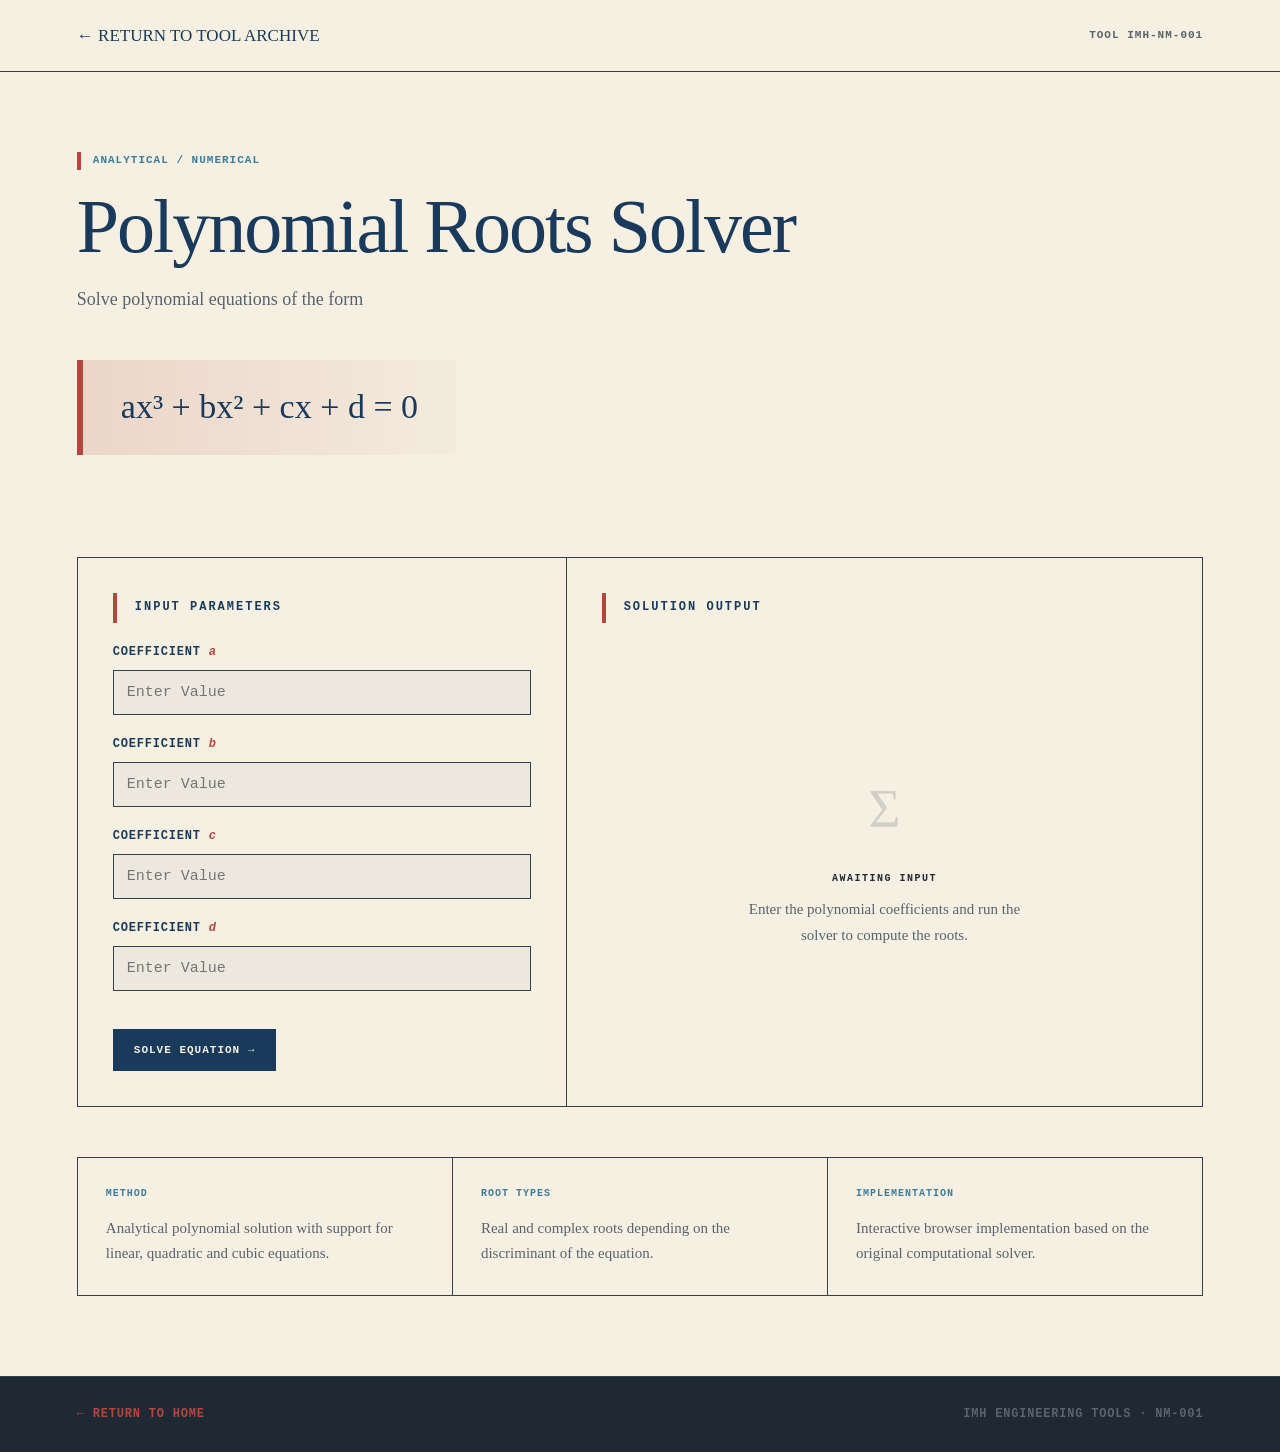
<file: projects/tools/cubic-solver.html>
<!DOCTYPE html>
<html lang="en">
<head>
    <meta charset="UTF-8">
    <meta name="viewport" content="width=device-width, initial-scale=1.0">
    <title>Polynomial Roots Solver | IMH Engineering Tools</title>
    <link rel="stylesheet" href="../../css/main.css">
</head>

<body>
<nav class="tool-nav">
    <a href="../numerical-tools.html" class="back-link">
        ← RETURN TO TOOL ARCHIVE
    </a>
    <div class="tool-nav-id">
        TOOL IMH-NM-001
    </div>
</nav>

<main class="tool-page">
    <header class="tool-header">
        <div class="tool-header-label">
            ANALYTICAL / NUMERICAL
        </div>

        <h1>Polynomial Roots Solver</h1>

        <p>
            Solve polynomial equations of the form
        </p>

        <div class="tool-formula">
            ax³ + bx² + cx + d = 0
        </div>
    </header>

    <section class="tool-workspace">
        <div class="tool-input-panel">
            <div class="panel-header">
                INPUT PARAMETERS
            </div>

            <div class="input-grid">
                <div class="input-field">
                    <label for="coefficient-a">COEFFICIENT <span class="coef-letter">a</span></label>
                    <input type="text" id="coefficient-a" placeholder="Enter Value">
                </div>

                <div class="input-field">
                    <label for="coefficient-b">COEFFICIENT <span class="coef-letter">b</span></label>
                    <input type="text" id="coefficient-b" placeholder="Enter Value">
                </div>

                <div class="input-field">
                    <label for="coefficient-c">COEFFICIENT <span class="coef-letter">c</span></label>
                    <input type="text" id="coefficient-c" placeholder="Enter Value">
                </div>

                <div class="input-field">
                    <label for="coefficient-d">COEFFICIENT <span class="coef-letter">d</span></label>
                    <input type="text" id="coefficient-d" placeholder="Enter Value">
                </div>
            </div>

            <button class="tool-action-button" id="solve-button">
                SOLVE EQUATION →
            </button>
        </div>

        <div class="tool-output-panel">
            <div class="panel-header">
                SOLUTION OUTPUT
            </div>

            <div class="output-placeholder" id="solution-output">
                <div class="output-placeholder-symbol">
                    Σ
                </div>

                <div class="output-placeholder-content">
                    <span>AWAITING INPUT</span>
                        <p>
                            Enter the polynomial coefficients and run the solver to compute the roots.
                        </p>
                </div>
            </div>
        </div>
    </section>

    <section class="tool-information">
        <div class="tool-info-block">
            <span>METHOD</span>

            <p>
                Analytical polynomial solution with support for
                linear, quadratic and cubic equations.
            </p>
        </div>

        <div class="tool-info-block">
            <span>ROOT TYPES</span>

            <p>
                Real and complex roots depending on the
                discriminant of the equation.
            </p>
        </div>

        <div class="tool-info-block">
            <span>IMPLEMENTATION</span>

            <p>
                Interactive browser implementation based on the
                original computational solver.
            </p>
        </div>
    </section>
</main>

<footer class="tool-footer">
    <a href="../../index.html">
        ← RETURN TO HOME
    </a>

    <div>
        IMH ENGINEERING TOOLS · NM-001
    </div>
</footer>
<script src="../js/cubic-solver.js"></script>
</body>
</html>
</file>
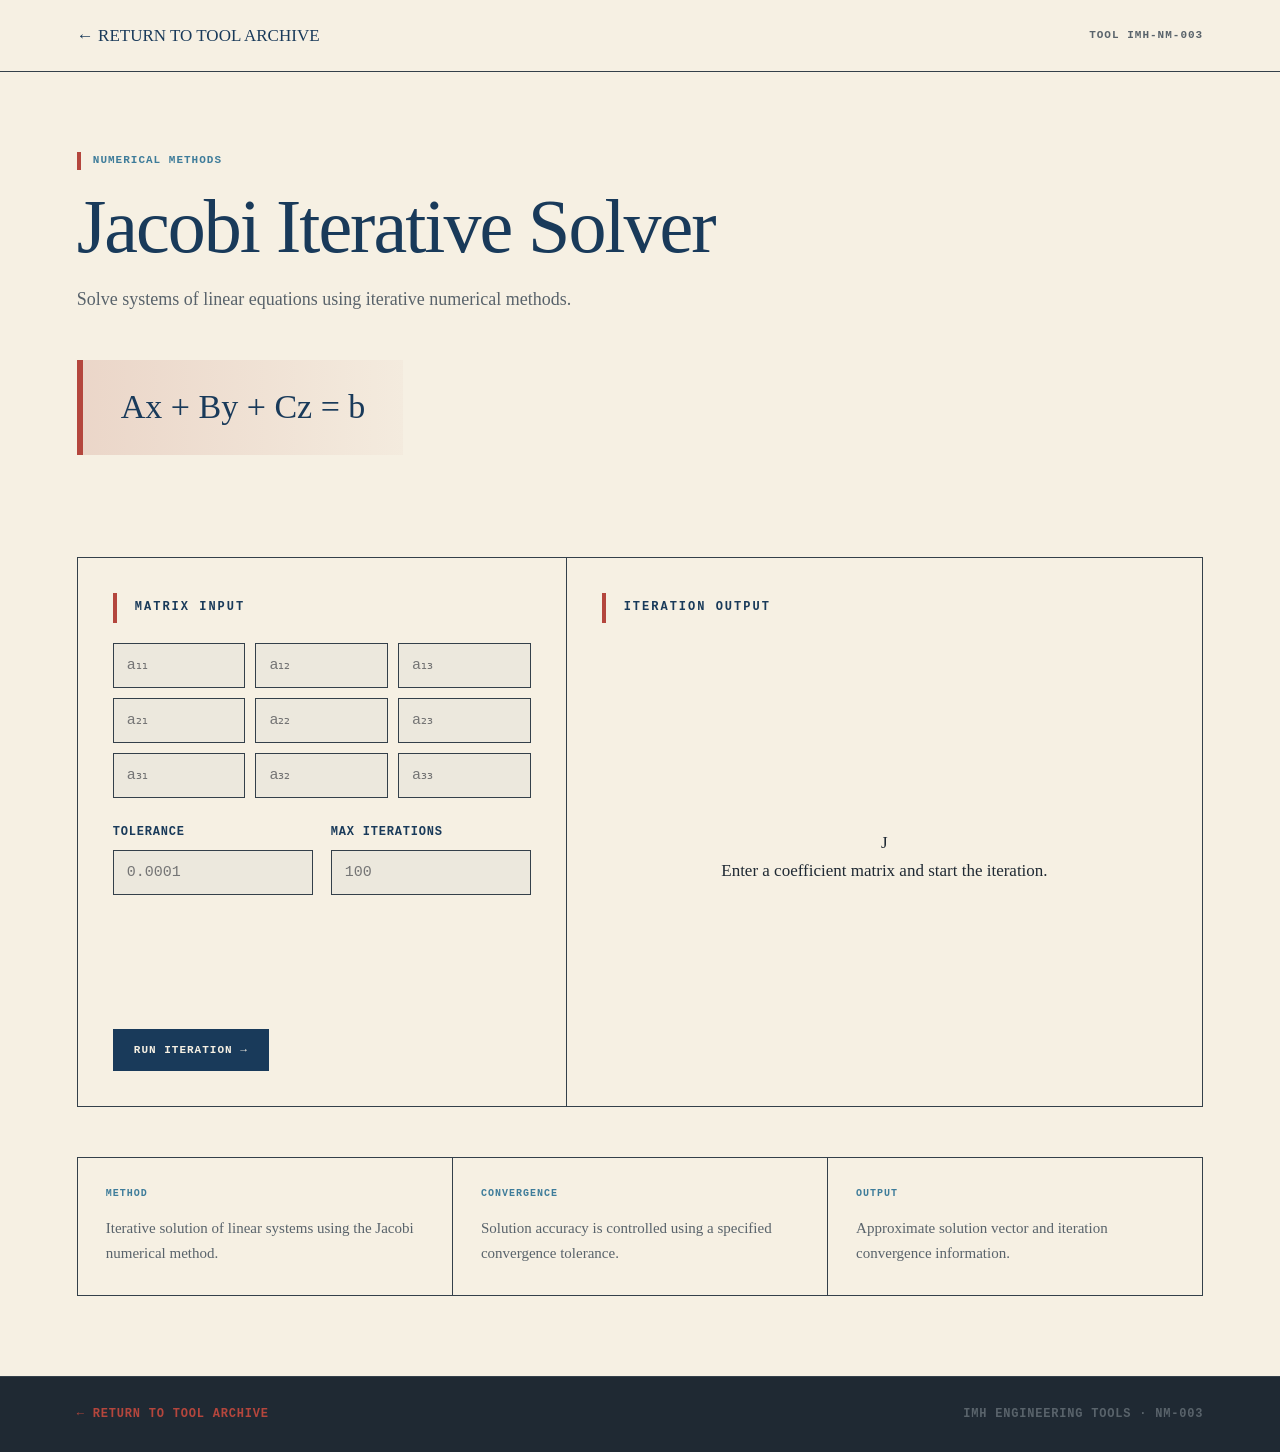
<file: projects/tools/jacobi-solver.html>
<!DOCTYPE html>
<html lang="en">
<head>
    <meta charset="UTF-8">
    <meta name="viewport" content="width=device-width, initial-scale=1.0">

    <title>Jacobi Iterative Solver | IMH Engineering Tools</title>

    <link rel="stylesheet" href="../../css/main.css">
</head>

<body>

<nav class="tool-nav">

    <a href="../numerical-tools.html" class="back-link">
        ← RETURN TO TOOL ARCHIVE
    </a>

    <div class="tool-nav-id">
        TOOL IMH-NM-003
    </div>

</nav>


<main class="tool-page">

    <header class="tool-header">

        <div class="tool-header-label">
            NUMERICAL METHODS
        </div>

        <h1>Jacobi Iterative Solver</h1>

        <p>
            Solve systems of linear equations using iterative numerical methods.
        </p>

        <div class="tool-formula">
            Ax + By + Cz = b
        </div>

    </header>


    <section class="tool-workspace jacobi-workspace">

        <div class="tool-input-panel">

            <div class="panel-header">
                MATRIX INPUT
            </div>


            <div class="matrix-placeholder">

                <div class="matrix-row">

                    <input type="number" placeholder="a₁₁">
                    <input type="number" placeholder="a₁₂">
                    <input type="number" placeholder="a₁₃">

                </div>


                <div class="matrix-row">

                    <input type="number" placeholder="a₂₁">
                    <input type="number" placeholder="a₂₂">
                    <input type="number" placeholder="a₂₃">

                </div>


                <div class="matrix-row">

                    <input type="number" placeholder="a₃₁">
                    <input type="number" placeholder="a₃₂">
                    <input type="number" placeholder="a₃₃">

                </div>

            </div>


            <div class="jacobi-options">

                <div class="input-field">

                    <label>TOLERANCE</label>

                    <input type="number"
                           placeholder="0.0001">

                </div>


                <div class="input-field">

                    <label>MAX ITERATIONS</label>

                    <input type="number"
                           placeholder="100">

                </div>

            </div>


            <button class="tool-action-button">
                RUN ITERATION →
            </button>

        </div>


        <div class="tool-output-panel">

            <div class="panel-header">
                ITERATION OUTPUT
            </div>


            <div class="output-placeholder">

                <div class="output-symbol">
                    J
                </div>

                <p>
                    Enter a coefficient matrix and start the iteration.
                </p>

            </div>

        </div>

    </section>


    <section class="tool-information">

        <div class="tool-info-block">

            <span>METHOD</span>

            <p>
                Iterative solution of linear systems using the
                Jacobi numerical method.
            </p>

        </div>


        <div class="tool-info-block">

            <span>CONVERGENCE</span>

            <p>
                Solution accuracy is controlled using a specified
                convergence tolerance.
            </p>

        </div>


        <div class="tool-info-block">

            <span>OUTPUT</span>

            <p>
                Approximate solution vector and iteration
                convergence information.
            </p>

        </div>

    </section>

</main>


<footer class="tool-footer">

    <a href="../numerical-tools.html">
        ← RETURN TO TOOL ARCHIVE
    </a>

    <div>
        IMH ENGINEERING TOOLS · NM-003
    </div>

</footer>

</body>
</html>
</file>
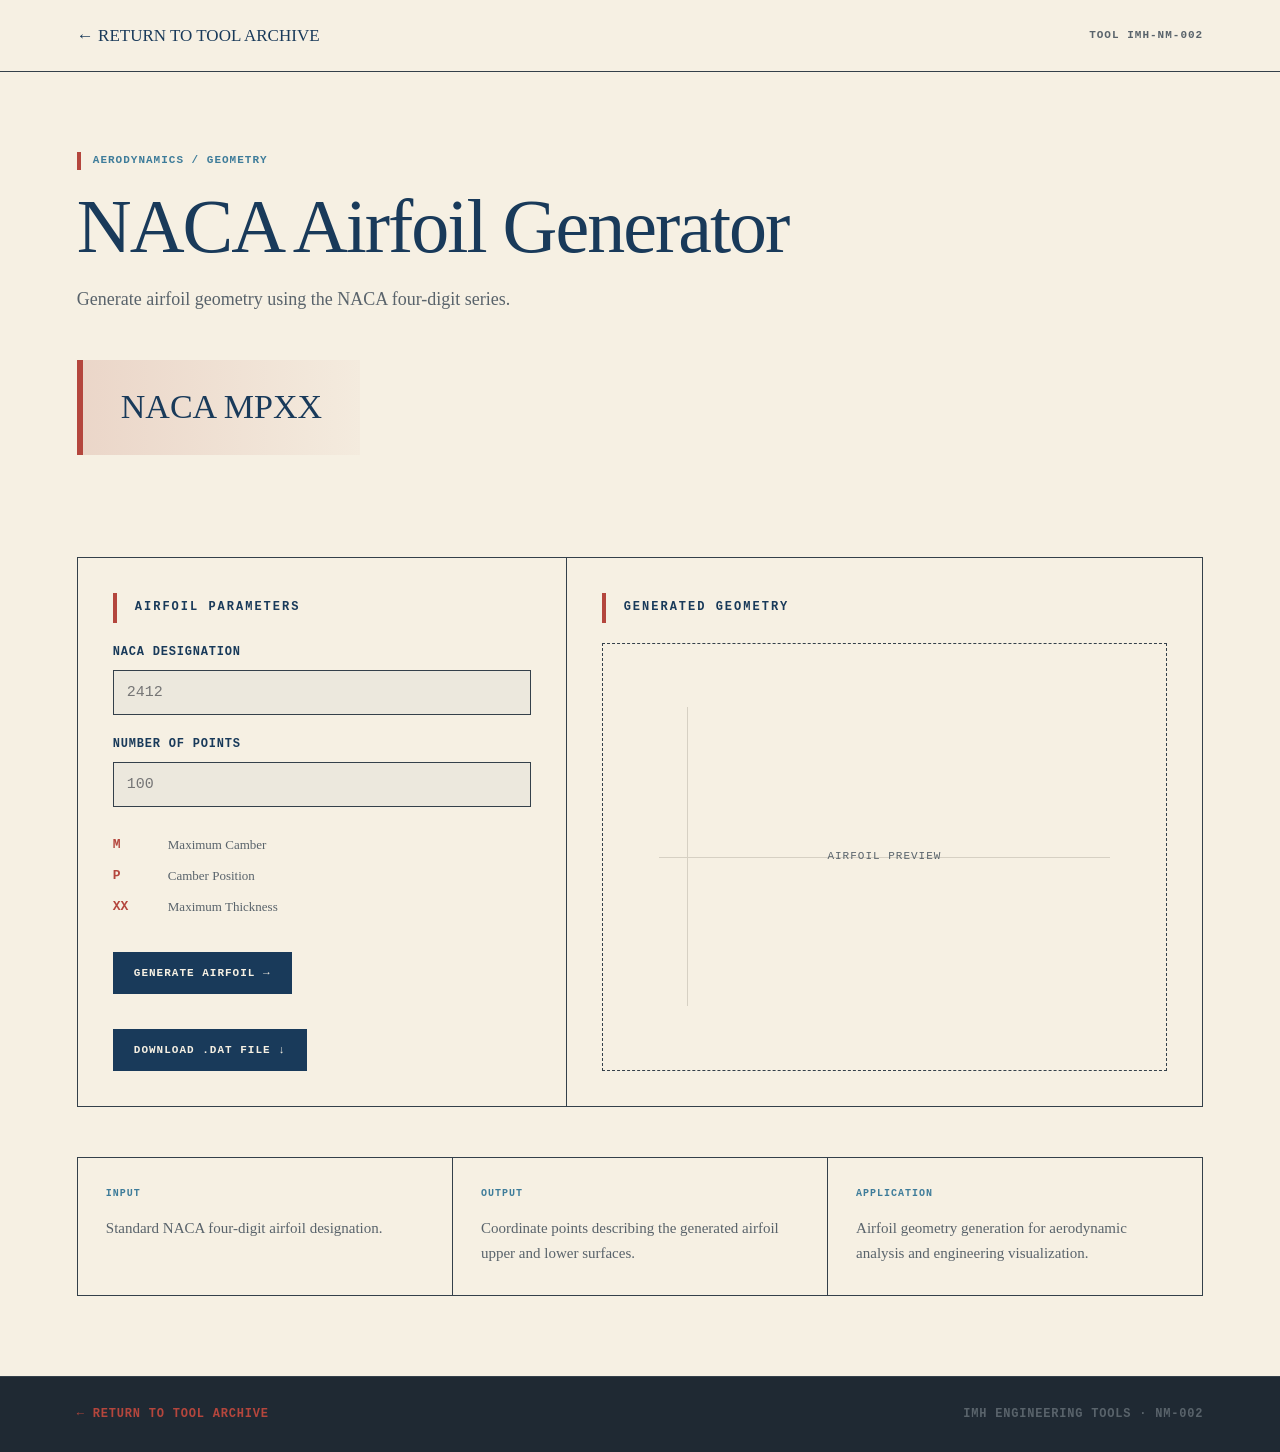
<file: projects/tools/naca-generator.html>
<!DOCTYPE html>
<html lang="en">
<head>
    <meta charset="UTF-8">
    <meta name="viewport" content="width=device-width, initial-scale=1.0">

    <title>NACA Airfoil Generator | IMH Engineering Tools</title>

    <link rel="stylesheet" href="../../css/main.css">
</head>

<body>

<nav class="tool-nav">

    <a href="../numerical-tools.html" class="back-link">
        ← RETURN TO TOOL ARCHIVE
    </a>

    <div class="tool-nav-id">
        TOOL IMH-NM-002
    </div>

</nav>


<main class="tool-page">

    <header class="tool-header">

        <div class="tool-header-label">
            AERODYNAMICS / GEOMETRY
        </div>

        <h1>NACA Airfoil Generator</h1>

        <p>
            Generate airfoil geometry using the NACA four-digit series.
        </p>

        <div class="tool-formula">
            NACA MPXX
        </div>

    </header>


    <section class="tool-workspace airfoil-workspace">

        <div class="tool-input-panel">

            <div class="panel-header">
                AIRFOIL PARAMETERS
            </div>


            <div class="airfoil-inputs">

                <div class="input-field">

                    <label for="naca-number">
                        NACA DESIGNATION
                    </label>

                    <input type="text"
                           id="naca-number"
                           placeholder="2412">

                </div>


                <div class="input-field">

                    <label for="point-count">
                        NUMBER OF POINTS
                    </label>

                    <input type="number"
                           id="point-count"
                           placeholder="100"
                           min="20"
                           max="500">

                </div>

            </div>


            <div class="naca-reference">

                <span>M</span>
                Maximum Camber

                <span>P</span>
                Camber Position

                <span>XX</span>
                Maximum Thickness

            </div>


            <button class="tool-action-button">
                GENERATE AIRFOIL →
            </button>

            <button class="tool-action-button secondary-button" id="download-airfoil">
                DOWNLOAD .DAT FILE ↓
            </button>

        </div>


        <div class="tool-output-panel">

            <div class="panel-header">
                GENERATED GEOMETRY
            </div>


            <div class="airfoil-placeholder">

                <div class="airfoil-axis horizontal"></div>

                <div class="airfoil-axis vertical"></div>

                <div class="airfoil-shape">
                    AIRFOIL PREVIEW
                </div>

            </div>

        </div>

    </section>


    <section class="tool-information">

        <div class="tool-info-block">

            <span>INPUT</span>

            <p>
                Standard NACA four-digit airfoil designation.
            </p>

        </div>


        <div class="tool-info-block">

            <span>OUTPUT</span>

            <p>
                Coordinate points describing the generated airfoil
                upper and lower surfaces.
            </p>

        </div>


        <div class="tool-info-block">

            <span>APPLICATION</span>

            <p>
                Airfoil geometry generation for aerodynamic analysis
                and engineering visualization.
            </p>

        </div>

    </section>

</main>


<footer class="tool-footer">

    <a href="../numerical-tools.html">
        ← RETURN TO TOOL ARCHIVE
    </a>

    <div>
        IMH ENGINEERING TOOLS · NM-002
    </div>

</footer>
<script src="../js/naca-generator.js"></script>
</body>
</html>
</file>
<file: css/base.css>
/* =========================================================
   IMON HAQUE — PERSONAL ENGINEERING ARCHIVE
   Light aerospace technical publication aesthetic
   ========================================================= */

/* =========================================================
   01. COLOUR SYSTEM
   ========================================================= */

:root {

    /* Paper */

    --paper: #f6f0e3;
    --paper-light: #fffaf0;
    --paper-blue: #e7eff2;

    /* Ink */

    --ink: #1f2933;
    --muted-ink: #59636b;

    /* Technical colours */

    --navy: #193a5a;
    --blue: #3e7c9a;
    --sky: #9fc7d6;

    --red: #b4463d;
    --orange: #c9792d;

    --green: #557c6f;

    --yellow: #d6ae48;

    /* Structural */

    --grid: #d6d0c3;
    --border: #34404a;

}

/* =========================================================
   02. RESET
   ========================================================= */

* {

    margin: 0;
    padding: 0;

    box-sizing: border-box;

}

html {

    scroll-behavior: smooth;

}

body {

    background-color: var(--paper);

    color: var(--ink);

    font-family:
        Georgia,
        "Times New Roman",
        serif;

    line-height: 1.6;

}

a {

    color: inherit;

}

/* =========================================================
   05. GENERAL SECTION
   ========================================================= */

.section {

    padding: 120px 8%;

    border-bottom: 1px solid var(--border);

    position: relative;

}

.section-header {

    display: flex;

    align-items: center;

    gap: 20px;

    margin-bottom: 40px;

}

.section-number {

    width: 45px;

    height: 45px;

    display: flex;

    justify-content: center;

    align-items: center;

    background-color: var(--red);

    color: var(--paper-light);

    font-family:
        "Courier New",
        monospace;

    font-size: 13px;

    font-weight: bold;

}

.section h2 {

    font-family:
        "Courier New",
        monospace;

    font-size: 15px;

    font-weight: bold;

    letter-spacing: 2px;

    color: var(--navy);

}

.section-intro {

    max-width: 700px;

    font-size: 18px;

    line-height: 1.7;

    color: var(--muted-ink);

    margin-bottom: 50px;

}

/* =========================================================
   TYPOGRAPHY TUNING — READABILITY PASS
   ========================================================= */

body {
    font-size: 17px;
}

.section-number {
    font-size: 14px;
}

.section-header .section-number,
.section-number {
    font-size: 14px;
}
</file>
<file: css/navigation.css>
/* =========================================================
   03. NAVIGATION
   ========================================================= */

nav {

    height: 72px;

    display: flex;

    justify-content: space-between;

    align-items: center;

    padding: 0 7%;

    background-color: rgba(255, 250, 240, 0.96);

    border-bottom: 2px solid var(--navy);

    position: sticky;

    top: 0;

    z-index: 1000;

}

.logo {

    font-family:
        "Courier New",
        monospace;

    font-size: 14px;

    font-weight: bold;

    letter-spacing: 1.5px;

    color: var(--navy);

}

.logo span {

    color: var(--red);

    font-weight: normal;

}

.nav-links {

    display: flex;

    gap: 28px;

}

.nav-links a {

    text-decoration: none;

    font-family:
        "Courier New",
        monospace;

    font-size: 11px;

    font-weight: bold;

    letter-spacing: 1px;

    text-transform: uppercase;

    color: var(--ink);

    transition: color 0.2s ease;

}

.nav-links a:hover {

    color: var(--red);

}

/* =========================================================
   TYPOGRAPHY TUNING
   ========================================================= */

.nav-links a {
    font-size: 12px;
}
</file>
<file: css/project-page.css>
/* =========================================================
   PROJECT RECORD PAGES
   ========================================================= */

/* =========================================================
   PROJECT NAVIGATION
   ========================================================= */

.project-nav {

    max-width: 1400px;

    margin: 0 auto;

    padding: 24px 6%;

    display: flex;

    justify-content: space-between;

    align-items: center;

    border-bottom: 1px solid var(--border);

    font-family:
        "Courier New",
        monospace;

    font-size: 10px;

    font-weight: bold;

    letter-spacing: 1px;

}

.back-link {

    text-decoration: none;

    color: var(--navy);

    transition: color 0.2s ease;

}

.back-link:hover {

    color: var(--red);

}

.project-nav-id {

    color: var(--muted-ink);

}

/* =========================================================
   PROJECT HERO
   ========================================================= */

.project-hero {

    padding: 90px 6%;

    background-color: var(--paper);

    position: relative;

}

.project-hero::before {

    content: "";

    position: absolute;

    inset: 0;

    background-image:

        linear-gradient(
            rgba(62, 124, 154, 0.08) 1px,
            transparent 1px
        ),

        linear-gradient(
            90deg,
            rgba(62, 124, 154, 0.08) 1px,
            transparent 1px
        );

    background-size: 42px 42px;

    pointer-events: none;

}

.project-hero-grid {

    max-width: 1400px;

    margin: 0 auto;

    display: grid;

    grid-template-columns:
        1.6fr 0.9fr;

    gap: 80px;

    position: relative;

    z-index: 1;

}

.record-label {

    font-family:
        "Courier New",
        monospace;

    font-size: 10px;

    font-weight: bold;

    letter-spacing: 1.5px;

    color: var(--red);

    margin-bottom: 24px;

}

.project-hero h1 {

    font-size: clamp(60px, 8vw, 120px);

    line-height: 0.9;

    font-weight: normal;

    letter-spacing: -3px;

    color: var(--navy);

    margin-bottom: 30px;

}

.project-hero-category {

    display: inline-block;

    border-left: 4px solid var(--blue);

    padding-left: 12px;

    margin-bottom: 28px;

    font-family:
        "Courier New",
        monospace;

    font-size: 10px;

    font-weight: bold;

    letter-spacing: 1px;

    color: var(--blue);

}

.project-hero-description {

    max-width: 650px;

    font-size: 19px;

    line-height: 1.8;

    color: var(--muted-ink);

    margin-bottom: 32px;

}

.project-hero-status {

    display: flex;

    align-items: center;

    gap: 10px;

    font-family:
        "Courier New",
        monospace;

    font-size: 10px;

    font-weight: bold;

    letter-spacing: 1px;

    color: var(--green);

}

.status-indicator {

    width: 9px;

    height: 9px;

    border-radius: 50%;

    background-color: var(--green);

}

.project-section {
    margin-top: 60px;
}

.project-section-number {
    width: 46px;
    height: 46px;

    display: flex;
    align-items: center;
    justify-content: center;

    margin-bottom: 12px;
}

/* =========================================================
   SYSTEM SPECIFICATION PANEL
   ========================================================= */

.project-spec-panel {

    align-self: center;

    border: 1px solid var(--border);

    background-color: var(--paper-light);

}

.spec-panel-header {

    padding: 15px 18px;

    border-bottom: 1px solid var(--border);

    background-color: var(--navy);

    color: var(--paper);

    font-family:
        "Courier New",
        monospace;

    font-size: 9px;

    font-weight: bold;

    letter-spacing: 1.2px;

}

.spec-row {

    padding: 16px 18px;

    display: flex;

    flex-direction: column;

    gap: 6px;

    border-bottom: 1px solid var(--grid);

}

.spec-row:last-child {

    border-bottom: none;

}

.spec-row span {

    font-family:
        "Courier New",
        monospace;

    font-size: 8px;

    font-weight: bold;

    letter-spacing: 1px;

    color: var(--muted-ink);

}

.spec-row strong {

    font-size: 15px;

    font-weight: normal;

    color: var(--navy);

}

.active-text {

    color: var(--green) !important;

}

/* =========================================================
   RECORD SECTIONS
   ========================================================= */

.project-record-section {

    max-width: 1400px;

    margin: 0 auto;

    padding: 100px 6%;

    border-bottom: 1px solid var(--border);

}

.record-section-heading {

    display: flex;

    align-items: baseline;

    gap: 22px;

    margin-bottom: 45px;

}

.record-section-heading span {

    font-family:
        "Courier New",
        monospace;

    font-size: 12px;

    font-weight: bold;

    color: var(--red);

}

.record-section-heading h2 {

    font-size: 36px;

    font-weight: normal;

    letter-spacing: -1px;

    color: var(--navy);

}

.section-description {

    max-width: 720px;

    font-size: 17px;

    line-height: 1.7;

    color: var(--muted-ink);

    margin-top: -20px;

    margin-bottom: 45px;

}

/* =========================================================
   PROJECT OVERVIEW
   ========================================================= */

.overview-grid {

    display: grid;

    grid-template-columns:
        1.5fr 0.7fr;

    gap: 90px;

}

.overview-main {

    max-width: 780px;

}

.overview-main p {

    font-size: 17px;

    line-height: 1.9;

    color: var(--muted-ink);

    margin-bottom: 24px;

}

.overview-main .overview-lead {

    font-size: 24px;

    line-height: 1.6;

    color: var(--navy);

}

.overview-sidebar {

    display: flex;

    flex-direction: column;

    gap: 20px;

}

.record-note {

    padding: 24px;

    border-left: 4px solid var(--blue);

    background-color: var(--paper-blue);

}

.note-label {

    display: block;

    margin-bottom: 12px;

    font-family:
        "Courier New",
        monospace;

    font-size: 9px;

    font-weight: bold;

    letter-spacing: 1px;

    color: var(--blue);

}

.record-note p {

    font-size: 14px;

    line-height: 1.7;

    color: var(--ink);

}

/* =========================================================
   SYSTEM ARCHITECTURE
   ========================================================= */

.architecture-section {

    background-color: var(--paper-light);

}

.architecture-diagram {

    display: flex;

    align-items: stretch;

    justify-content: space-between;

    gap: 14px;

    margin-bottom: 50px;

}

.architecture-block {

    flex: 1;

    min-height: 120px;

    padding: 22px;

    display: flex;

    flex-direction: column;

    justify-content: center;

    border: 1px solid var(--border);

    background-color: var(--paper);

    color: var(--navy);

    font-size: 17px;

    line-height: 1.4;

}

.architecture-highlight {

    border-color: var(--blue);

    box-shadow:
        5px 5px 0 rgba(62, 124, 154, 0.25);

}

.block-label {

    margin-bottom: 12px;

    font-family:
        "Courier New",
        monospace;

    font-size: 8px;

    font-weight: bold;

    letter-spacing: 1px;

    color: var(--blue);

}

.architecture-arrow {

    display: flex;

    align-items: center;

    color: var(--red);

    font-size: 28px;

}

.figure-placeholder {

    height: 400px;

    position: relative;

    overflow: hidden;

    border: 1px solid var(--border);

    background-color: var(--paper);

}

.figure-grid {

    position: absolute;

    inset: 0;

    background-image:

        linear-gradient(
            rgba(62, 124, 154, 0.12) 1px,
            transparent 1px
        ),

        linear-gradient(
            90deg,
            rgba(62, 124, 154, 0.12) 1px,
            transparent 1px
        );

    background-size: 28px 28px;

}

.figure-label {

    position: absolute;

    top: 18px;

    left: 20px;

    font-family:
        "Courier New",
        monospace;

    font-size: 9px;

    font-weight: bold;

    letter-spacing: 1px;

    color: var(--muted-ink);

}

.figure-content {

    position: absolute;

    inset: 0;

    display: flex;

    justify-content: center;

    align-items: center;

    font-family:
        "Courier New",
        monospace;

    font-size: 12px;

    letter-spacing: 2px;

    color: var(--blue);

}

/* =========================================================
   DEVELOPMENT RECORD
   ========================================================= */

.development-timeline {

    border-top: 1px solid var(--border);

}

.development-entry {

    display: grid;

    grid-template-columns:
        100px 1fr;

    gap: 40px;

    padding: 35px 0;

    border-bottom: 1px solid var(--border);

}

.development-index {

    font-family:
        "Courier New",
        monospace;

    font-size: 24px;

    font-weight: bold;

    color: var(--grid);

}

.development-category {

    display: block;

    margin-bottom: 10px;

    font-family:
        "Courier New",
        monospace;

    font-size: 9px;

    font-weight: bold;

    letter-spacing: 1px;

    color: var(--blue);

}

.development-content h3 {

    font-size: 25px;

    font-weight: normal;

    color: var(--navy);

    margin-bottom: 12px;

}

.development-content p {

    max-width: 700px;

    font-size: 15px;

    line-height: 1.7;

    color: var(--muted-ink);

}

.current-entry {

    background-color: var(--paper-blue);

}

.current-entry .development-index {

    color: var(--red);

}

/* =========================================================
   RESULTS
   ========================================================= */

.results-section {

    background-color: var(--paper);

}

.results-grid {

    display: grid;

    grid-template-columns:
        repeat(2, 1fr);

    gap: 35px;

}

.result-figure {

    border: 1px solid var(--border);

    background-color: var(--paper-light);

    padding: 16px;

}

.result-placeholder {

    height: 270px;

    position: relative;

    display: flex;

    justify-content: center;

    align-items: center;

    border: 1px dashed var(--blue);

    background-image:

        linear-gradient(
            rgba(62, 124, 154, 0.08) 1px,
            transparent 1px
        ),

        linear-gradient(
            90deg,
            rgba(62, 124, 154, 0.08) 1px,
            transparent 1px
        );

    background-size: 24px 24px;

    font-family:
        "Courier New",
        monospace;

    font-size: 11px;

    letter-spacing: 1px;

    color: var(--blue);

}

.result-placeholder span {

    position: absolute;

    top: 14px;

    left: 14px;

    font-size: 8px;

    color: var(--red);

}

.result-figure p {

    padding: 14px 4px 4px;

    font-size: 14px;

    color: var(--muted-ink);

}

/* =========================================================
   PROJECT FIGURES AND IMAGES
   ========================================================= */

.figure-placeholder img,
.result-placeholder img {

    width: 100%;

    height: 100%;

    display: block;

    object-fit: cover;

}

/* =========================================================
   ARCHITECTURE IMAGE
   ========================================================= */

.architecture-figure {

    position: relative;

    border: 1px solid var(--border);

    background-color: var(--paper);

    padding: 20px;

}

.architecture-figure img {

    width: 100%;

    height: auto;

    display: block;

    border: 1px solid var(--border);

}

.architecture-figure .figure-label {

    position: relative;

    top: auto;

    left: auto;

    margin-bottom: 15px;

    display: block;

}

/* =========================================================
   FUTURE DEVELOPMENT
   ========================================================= */

.future-grid {

    display: grid;

    grid-template-columns:
        repeat(2, 1fr);

    border-top: 1px solid var(--border);

    border-left: 1px solid var(--border);

}

.future-item {

    padding: 28px;

    display: flex;

    align-items: flex-start;

    gap: 18px;

    border-right: 1px solid var(--border);

    border-bottom: 1px solid var(--border);

    font-size: 16px;

    line-height: 1.6;

    color: var(--ink);

}

.future-item span {

    font-family:
        "Courier New",
        monospace;

    font-size: 12px;

    font-weight: bold;

    color: var(--red);

}

/* =========================================================
   PROJECT FOOTER
   ========================================================= */

.project-footer {

    padding: 35px 6%;

    display: flex;

    justify-content: space-between;

    gap: 30px;

    background-color: var(--navy);

    color: var(--paper);

    font-family:
        "Courier New",
        monospace;

    font-size: 9px;

    letter-spacing: 1px;

}

.footer-return {

    text-decoration: none;

    color: var(--paper);

}

.footer-return:hover {

    color: var(--orange);

}

/* =========================================================
   TYPOGRAPHY TUNING — READABILITY PASS
   ========================================================= */

.project-nav { font-size: 11px; }
.record-label { font-size: 11px; }
.project-hero-category { font-size: 11px; }
.project-hero-status { font-size: 11px; }
.spec-panel-header { font-size: 10px; }
.spec-row span { font-size: 10px; }
.spec-row strong { font-size: 16px; }
.record-section-heading span { font-size: 13px; }
.note-label { font-size: 10px; }
.block-label { font-size: 9px; }
.figure-label { font-size: 10px; }
.figure-content { font-size: 13px; }
.development-category { font-size: 10px; }
.result-placeholder { font-size: 12px; }
.result-placeholder span { font-size: 9px; }
.future-item span { font-size: 13px; }
.project-footer { font-size: 10px; }

/* =========================================================
   NUMERICAL TOOLS COLLECTION
   ========================================================= */

.tools-hero {
    position: relative;
    padding: 90px 6%;
    background: var(--paper);
    overflow: hidden;
}

.tools-hero::before {
    content: "";
    position: absolute;
    inset: 0;
    background-image:
        linear-gradient(rgba(62, 124, 154, 0.08) 1px, transparent 1px),
        linear-gradient(90deg, rgba(62, 124, 154, 0.08) 1px, transparent 1px);
    background-size: 42px 42px;
    pointer-events: none;
}

.tools-hero-grid {
    position: relative;
    z-index: 1;
    max-width: 1400px;
    margin: 0 auto;
    display: grid;
    grid-template-columns: 1.6fr 0.9fr;
    gap: 80px;
}

.tools-hero h1 {
    margin-bottom: 30px;
    color: var(--navy);
    font-size: clamp(52px, 7vw, 105px);
    font-weight: normal;
    line-height: 0.92;
    letter-spacing: -3px;
}

.tools-hero h1 span {
    display: block;
    color: var(--blue);
}

.tools-hero-category {
    display: inline-block;
    margin-bottom: 28px;
    padding-left: 12px;
    border-left: 4px solid var(--red);
    color: var(--blue);
    font-family: "Courier New", monospace;
    font-size: 11px;
    font-weight: bold;
    letter-spacing: 1px;
}

.tools-hero-description {
    max-width: 650px;
    margin-bottom: 32px;
    color: var(--muted-ink);
    font-size: 19px;
    line-height: 1.8;
}

.tools-status {
    display: flex;
    align-items: center;
    gap: 10px;
    color: var(--green);
    font-family: "Courier New", monospace;
    font-size: 11px;
    font-weight: bold;
    letter-spacing: 1px;
}

.tools-spec-panel {
    align-self: center;
    border: 1px solid var(--border);
    background: var(--paper-light);
}

.tools-overview-grid {
    display: grid;
    grid-template-columns: 1.5fr 0.7fr;
    gap: 90px;
}

.tools-overview-main {
    max-width: 780px;
}

.tools-overview-main p {
    margin-bottom: 24px;
    color: var(--muted-ink);
    font-size: 17px;
    line-height: 1.9;
}


/* =========================================================
   TOOL CATALOGUE
   ========================================================= */

.tool-catalogue-section {
    padding: 100px 6%;
    background: var(--paper-light);
    border-bottom: 1px solid var(--border);
}

.catalogue-container {
    max-width: 1400px;
    margin: 0 auto;
}

.tool-record {
    border-top: 1px solid var(--border);
}

.tool-record:last-child {
    border-bottom: 1px solid var(--border);
}

.tool-record-id {
    padding: 12px 0;
    color: var(--muted-ink);
    font-family: "Courier New", monospace;
    font-size: 10px;
    font-weight: bold;
    letter-spacing: 1px;
}

.tool-record-main {
    display: grid;
    grid-template-columns: 80px 1fr auto;
    gap: 30px;
    padding: 28px 0 40px;
}

.tool-number {
    color: var(--grid);
    font-family: "Courier New", monospace;
    font-size: 30px;
    font-weight: bold;
}

.tool-category {
    display: block;
    margin-bottom: 10px;
    color: var(--blue);
    font-family: "Courier New", monospace;
    font-size: 10px;
    font-weight: bold;
    letter-spacing: 1px;
}

.tool-record-content h3 {
    margin-bottom: 16px;
    color: var(--navy);
    font-size: 30px;
    font-weight: normal;
}

.tool-equation {
    display: inline-block;
    margin-bottom: 18px;
    padding: 8px 12px;
    border: 1px solid var(--border);
    background: var(--paper);
    color: var(--red);
    font-family: "Courier New", monospace;
    font-size: 15px;
}

.tool-record-content p {
    max-width: 720px;
    margin-bottom: 20px;
    color: var(--muted-ink);
    font-size: 16px;
    line-height: 1.7;
}

.tool-tags {
    display: flex;
    flex-wrap: wrap;
    gap: 8px;
}

.tool-tags span {
    padding: 6px 9px;
    border: 1px solid var(--border);
    background: var(--paper);
    color: var(--blue);
    font-family: "Courier New", monospace;
    font-size: 9px;
    font-weight: bold;
    letter-spacing: 0.6px;
}

.use-tool-button {
    align-self: center;
    padding: 13px 18px;
    border: 1px solid var(--navy);
    color: var(--navy);
    background: transparent;
    text-decoration: none;
    white-space: nowrap;
    font-family: "Courier New", monospace;
    font-size: 11px;
    font-weight: bold;
    letter-spacing: 0.8px;
    transition: 0.2s ease;
}

.use-tool-button:hover {
    color: var(--paper);
    background: var(--navy);
}


/* =========================================================
   COLLECTION DEVELOPMENT
   ========================================================= */

.collection-development-section {
    padding: 100px 6%;
    background: var(--paper);
    border-bottom: 1px solid var(--border);
}

.collection-development-container {
    max-width: 1400px;
    margin: 0 auto;
}

.collection-development-grid {
    display: grid;
    grid-template-columns: repeat(2, 1fr);
    border-top: 1px solid var(--border);
    border-left: 1px solid var(--border);
}

.collection-development-item {
    display: flex;
    gap: 20px;
    padding: 30px;
    border-right: 1px solid var(--border);
    border-bottom: 1px solid var(--border);
}

.development-marker {
    color: var(--red);
    font-family: "Courier New", monospace;
    font-size: 14px;
    font-weight: bold;
}

.collection-development-item h3 {
    margin-bottom: 10px;
    color: var(--navy);
    font-size: 21px;
    font-weight: normal;
}

.collection-development-item p {
    color: var(--muted-ink);
    font-size: 15px;
    line-height: 1.7;
}

/* =========================================================
   GENERIC HOLDING PAGE
   Coming Soon / Under Development / Under Revision
========================================================= */


/* ---------------------------------------------------------
   PAGE HEADER
--------------------------------------------------------- */

.holding-page-header {

    display: flex;

    align-items: center;

    justify-content: space-between;

    padding: 22px 5%;

    border-top: 4px solid var(--blue);

    border-bottom: 1px solid var(--border);

}


.holding-page-brand {

    color: var(--navy);

    font-family: "Courier New", monospace;

    font-size: 11px;

    font-weight: bold;

    letter-spacing: 1.5px;

}


.holding-page-status {

    color: var(--muted-ink);

    font-family: "Courier New", monospace;

    font-size: 9px;

    font-weight: bold;

    letter-spacing: 1.5px;

}

.holding-page-return-bar a {

    color: var(--navy);

    font-family: "Courier New", monospace;

    font-size: 10px;

    font-weight: bold;

    letter-spacing: 1px;

    text-decoration: none;

    transition: color 0.2s ease;

}


.holding-page-return-bar a:hover {

    color: var(--red);

}


/* ---------------------------------------------------------
   MAIN PAGE AREA
--------------------------------------------------------- */

.coming-soon-page {

    min-height: calc(100vh - 210px);

    display: flex;

    align-items: center;

    justify-content: center;

    padding: 70px 5%;

}


/* ---------------------------------------------------------
   MAIN CONTENT PANEL
--------------------------------------------------------- */

.coming-soon-content {

    width: 100%;

    max-width: 1100px;

    min-height: 460px;

    display: flex;

    flex-direction: column;

    align-items: center;

    justify-content: center;

    padding: 70px 80px;

    box-sizing: border-box;

    border: 1px solid var(--border);

    background:

        linear-gradient(
            135deg,
            rgba(35, 82, 137, 0.10),
            rgba(255, 255, 255, 0.01)
        );

    text-align: center;

    position: relative;

}


/* ---------------------------------------------------------
   STATUS LABEL
--------------------------------------------------------- */

.coming-soon-status {

    display: inline-flex;

    align-items: center;

    gap: 10px;

    margin-bottom: 35px;

    color: var(--blue);

    font-family: "Courier New", monospace;

    font-size: 10px;

    font-weight: bold;

    letter-spacing: 1.8px;

}


.status-indicator {

    width: 8px;

    height: 8px;

    display: block;

    background: var(--red);

    border-radius: 50%;

}


/* ---------------------------------------------------------
   MAIN TITLE
--------------------------------------------------------- */

.coming-soon-content h1 {

    margin: 0 0 22px;

    color: var(--navy);

    font-family: Georgia, serif;

    font-size: clamp(48px, 7vw, 88px);

    font-weight: normal;

    line-height: 1;

    letter-spacing: 3px;

}


/* ---------------------------------------------------------
   PAGE / TOOL NAME
--------------------------------------------------------- */

.coming-soon-content h2 {

    margin: 0 0 28px;

    color: var(--blue);

    font-family: "Courier New", monospace;

    font-size: 15px;

    font-weight: bold;

    letter-spacing: 1.8px;

}


/* ---------------------------------------------------------
   DESCRIPTION
--------------------------------------------------------- */

.coming-soon-content p {

    max-width: 520px;

    margin: 0 auto;

    color: var(--muted-ink);

    font-size: 16px;

    line-height: 1.8;

}


/* ---------------------------------------------------------
   DECORATIVE DIVIDER
--------------------------------------------------------- */

.coming-soon-divider {

    display: flex;

    align-items: center;

    justify-content: center;

    gap: 10px;

    margin: 45px 0;

}


.coming-soon-divider span {

    width: 9px;

    height: 9px;

    display: block;

    border: 1px solid var(--blue);

}


.coming-soon-divider span:nth-child(2) {

    width: 10px;

    height: 10px;

    background: var(--blue);

}


.coming-soon-divider span:nth-child(3) {

    border-color: var(--red);

}


/* ---------------------------------------------------------
   RETURN BUTTON
--------------------------------------------------------- */

.coming-soon-return {

    display: inline-flex;

    align-items: center;

    justify-content: center;

    padding: 15px 28px;

    border: 1px solid var(--navy);

    background: var(--navy);

    color: var(--paper);

    font-family: "Courier New", monospace;

    font-size: 10px;

    font-weight: bold;

    letter-spacing: 1px;

    text-decoration: none;

    transition:

        background 0.2s ease,

        color 0.2s ease,

        transform 0.2s ease;

}


.coming-soon-return:hover {

    background: var(--blue);

    border-color: var(--blue);

    transform: translateY(-2px);

}


/* ---------------------------------------------------------
   PAGE FOOTER
--------------------------------------------------------- */

.holding-page-footer {

    display: flex;

    justify-content: center;

    align-items: center;

    gap: 16px;

    padding: 24px 5%;

    border-top: 1px solid var(--border);

    color: var(--muted-ink);

    font-family: "Courier New", monospace;

    font-size: 9px;

    font-weight: bold;

    letter-spacing: 1.5px;

}


.footer-divider {

    color: var(--red);

    font-size: 14px;

}

/* =========================================================
   RC QUADCOPTER PROJECT
   ========================================================= */


/* =========================================================
   PROJECT HERO
   ========================================================= */

.rc-hero {
    display: grid;
    grid-template-columns: 0.9fr 1.1fr;
    min-height: 520px;
}


.rc-hero-info {
    display: flex;
    flex-direction: column;
    justify-content: center;
    padding: 70px;
}


.rc-hero .section-label {

    margin-bottom: 28px;

    color: var(--red);

    font-family: "Courier New", monospace;

    font-size: 10px;
    font-weight: bold;

    letter-spacing: 2px;

}


.rc-hero h1 {

    margin: 0;

    color: var(--navy);

    font-family: Georgia, serif;

    font-size: clamp(52px, 7vw, 90px);

    font-weight: normal;

    line-height: 0.9;

}


.rc-hero .project-subtitle {

    margin-top: 28px;

    color: var(--blue);

    font-family: "Courier New", monospace;

    font-size: 14px;
    font-weight: bold;

    letter-spacing: 1px;

}


.rc-hero .project-introduction {

    max-width: 560px;

    margin-top: 30px;

    color: var(--muted-ink);

    font-size: 16px;

    line-height: 1.8;

}


/* =========================================================
   HERO IMAGE
   ========================================================= */

.project-hero-visual {

    position: relative;

    display: flex;
    align-items: center;
    justify-content: center;

    overflow: hidden;

    background: transparent;

}


.project-hero-visual img {

    width: 100%;
    height: auto;

    object-fit: cover;

    display: block;

}


.image-label {

    position: absolute;

    bottom: 18px;
    left: 18px;

    padding: 9px 14px;

    background: var(--navy);

    color: var(--paper);

    font-family: "Courier New", monospace;

    font-size: 9px;
    font-weight: bold;

    letter-spacing: 1.5px;

}


/* =========================================================
   PROJECT SUMMARY
   ========================================================= */

.rc-summary-grid {

    display: grid;

    grid-template-columns: repeat(4, 1fr);

    margin-top: 35px;

    border: 1px solid var(--border);

}


.rc-summary-item {

    min-height: 130px;

    display: flex;
    flex-direction: column;
    justify-content: center;

    padding: 25px;

    border-right: 1px solid var(--border);

}


.rc-summary-item:last-child {

    border-right: none;

}


.rc-summary-item span {

    margin-bottom: 12px;

    color: var(--muted-ink);

    font-family: "Courier New", monospace;

    font-size: 9px;
    font-weight: bold;

    letter-spacing: 1px;

}


.rc-summary-item strong {

    color: var(--navy);

    font-family: Georgia, serif;

    font-size: 18px;

    font-weight: normal;

}

.project-page {
    width: min(1200px, calc(100% - 160px));
    margin: 0 auto;
}

/* =========================================================
   SYSTEM OVERVIEW
   ========================================================= */

/* SECTION HEADING */

.section-heading {
    display: flex;
    align-items: center;
    gap: 18px;
    margin-bottom: 18px;
}

.section-number {
    width: 44px;
    height: 44px;

    display: flex;
    align-items: center;
    justify-content: center;

    background: var(--red);
    color: var(--paper);

    font-family: "Courier New", monospace;
    font-size: 11px;
    font-weight: bold;
}

.section-heading h2 {
    margin: 0;

    color: var(--navy);
    font-family: Georgia, serif;
    font-size: 28px;
    letter-spacing: 0.5px;
}

   .rc-system-overview {
    display: grid;
    flex-direction: column;
    gap: 35px;
}

.system-description {
    font-size: 16px;
    line-height: 1.8;
    color: var(--muted-ink);
}

.system-description p:first-child {
    margin-top: 0;
}

.system-diagram {

    display: flex;

    align-items: center;
    justify-content: center;

    flex-wrap: wrap;

    gap: 12px;

    padding: 80px;

    border: 1px solid var(--border);

    background:
        linear-gradient(
            90deg,
            rgba(35, 82, 137, 0.05),
            rgba(44, 107, 91, 0.04)
        );

    margin-top: 5px;
}


.system-block {

    min-width: 115px;

    min-height: 100px;

    display: flex;
    flex-direction: column;

    justify-content: center;
    align-items: center;

    padding: 15px;

    text-align: center;

    border: 1px solid var(--border);

    background: var(--paper);

    transform: translateY(-60px);

}


.system-block span {

    margin-bottom: 8px;

    color: var(--red);

    font-family: "Courier New", monospace;

    font-size: 9px;
    font-weight: bold;

}


.system-block strong {

    color: var(--navy);

    font-family: "Courier New", monospace;

    font-size: 10px;

    line-height: 1.5;

}


.system-arrow {

    color: var(--red);

    font-size: 22px;
    transform: translateY(-60px);

}

/* ARDUINO + IMU GROUP */

.controller-group {
    display: flex;
    flex-direction: column;
    align-items: center;
    justify-content: center;
    gap: 18px;
    border: none;
    background: transparent;
    transform: translateY(65px);
}

.imu-block {
    position: relative;
}

.imu-block::before {
    content: "↑";

    position: absolute;
    top: -30px;
    left: 50%;

    transform: translateX(-50%);

    color: var(--red);
    font-size: 22px;
}

.controller-group .controller-block,
.controller-group .imu-block {
    width: 115px;
    height: 100px;

    box-sizing: border-box;
}

.controller-block {
    background: var(--navy);

}


.controller-block span,
.controller-block strong {

    color: var(--paper);

}


.imu-block {

    margin-top: 12px;

    background: var(--green);

}


.imu-block span,
.imu-block strong {

    color: var(--paper);

}


.imu-feedback {

    display: flex;
    flex-direction: column;

    align-items: center;

}


.vertical-arrow {

    margin-bottom: 5px;

}


/* =========================================================
   HARDWARE CONFIGURATION
   ========================================================= */

.hardware-grid {

    display: grid;

    grid-template-columns: repeat(3, 1fr);

    border-top: 1px solid var(--border);
    border-left: 1px solid var(--border);

}


.hardware-card {

    min-height: 220px;

    padding: 30px;

    border-right: 1px solid var(--border);
    border-bottom: 1px solid var(--border);

    transition: background 0.2s ease;

}


.hardware-card:hover {

    background: var(--paper-light);

}


.hardware-id {

    display: inline-block;

    margin-bottom: 25px;

    color: var(--red);

    font-family: "Courier New", monospace;

    font-size: 9px;
    font-weight: bold;

    letter-spacing: 1px;

}


.hardware-card h3 {

    margin: 0 0 16px 0;

    color: var(--navy);

    font-family: Georgia, serif;

    font-size: 22px;

    font-weight: normal;

}


.hardware-card p {

    margin: 0;

    color: var(--muted-ink);

    font-size: 14px;

    line-height: 1.7;

}


/* =========================================================
   CIRCUIT INTEGRATION
   ========================================================= */

.rc-circuit-layout {

    display: grid;

    grid-template-columns: 1.2fr 0.8fr;

    border: 1px solid var(--border);

}


.circuit-image-container {

    position: relative;

    min-height: 500px;

    border-right: 1px solid var(--border);

    background: var(--paper-light);

}


.circuit-image-container img {

    width: 100%;
    height: 100%;

    display: block;

    object-fit: contain;

    padding: 25px;

    box-sizing: border-box;

}


.circuit-description {

    padding: 45px;

}


.circuit-description h3 {

    margin: 0 0 35px 0;

    color: var(--navy);

    font-family: Georgia, serif;

    font-size: 26px;

    font-weight: normal;

}


.signal-list {

    display: flex;
    flex-direction: column;

    gap: 28px;

}


.signal-item {

    display: grid;

    grid-template-columns: 45px 1fr;

    gap: 20px;

}


.signal-item span {

    display: flex;

    align-items: center;
    justify-content: center;

    width: 38px;
    height: 38px;

    border: 1px solid var(--red);

    color: var(--red);

    font-family: "Courier New", monospace;

    font-size: 10px;
    font-weight: bold;

}


.signal-item p {

    margin: 0;

    color: var(--muted-ink);

    font-size: 14px;

    line-height: 1.7;

}


/* =========================================================
   ASSEMBLY PROCESS
   ========================================================= */

.assembly-timeline {

    display: grid;

    grid-template-columns: repeat(2, 1fr);

    border-top: 1px solid var(--border);
    border-left: 1px solid var(--border);

}


.assembly-step {

    display: grid;

    grid-template-columns: 100px 1fr;

    min-height: 180px;

    border-right: 1px solid var(--border);
    border-bottom: 1px solid var(--border);

}


.step-number {

    display: flex;

    align-items: center;
    justify-content: center;

    border-right: 1px solid var(--border);

    background: var(--paper-light);

    color: var(--red);

    font-family: Georgia, serif;

    font-size: 30px;

}


.step-content {

    padding: 32px;

}


.step-content h3 {

    margin: 0 0 15px 0;

    color: var(--navy);

    font-family: Georgia, serif;

    font-size: 21px;

    font-weight: normal;

}


.step-content p {

    margin: 0;

    color: var(--muted-ink);

    font-size: 14px;

    line-height: 1.7;

}


/* =========================================================
   AUTO LEVELLING CONTROL SYSTEM
   ========================================================= */

.control-system-layout {

    display: grid;

    grid-template-columns: 1fr 1fr;

    gap: 70px;

    align-items: center;

}


.control-description {

    color: var(--muted-ink);

    font-size: 16px;

    line-height: 1.8;

}


.control-description p:first-child {

    margin-top: 0;

}


.control-loop {

    display: flex;

    flex-direction: column;

    align-items: center;

    padding: 45px;

    border: 1px solid var(--border);

    background:
        linear-gradient(
            180deg,
            rgba(35, 82, 137, 0.05),
            rgba(44, 107, 91, 0.05)
        );

}


.control-block {

    width: 230px;

    padding: 16px;

    text-align: center;

    border: 1px solid var(--border);

    background: var(--paper);

    color: var(--navy);

    font-family: "Courier New", monospace;

    font-size: 10px;
    font-weight: bold;

    letter-spacing: 1px;

}


.controller-block {

    background: var(--navy);

    color: var(--paper);

}


.motor-block {

    background: var(--blue);

    color: var(--paper);

}


.vehicle-block {

    background: var(--green);

    color: var(--paper);

}


.control-arrow {

    margin: 7px 0;

    color: var(--red);

    font-size: 22px;

}


.feedback-loop {

    margin-top: 25px;

    padding: 10px 18px;

    border: 1px dashed var(--green);

    color: var(--green);

    font-family: "Courier New", monospace;

    font-size: 9px;
    font-weight: bold;

    letter-spacing: 1px;

}


/* =========================================================
   SOFTWARE ATTRIBUTION
   ========================================================= */

.attribution-section {

    padding-bottom: 0;

}


.software-attribution {

    display: grid;

    grid-template-columns: 120px 1fr;

    gap: 35px;

    padding: 45px;

    border: 1px solid var(--border);

    background: var(--paper-light);

}


.attribution-marker {

    display: flex;

    align-items: flex-start;
    justify-content: center;

    color: var(--red);

    font-family: Georgia, serif;

    font-size: 55px;

}


.software-attribution h3 {

    margin: 0 0 20px 0;

    color: var(--navy);

    font-family: Georgia, serif;

    font-size: 25px;

    font-weight: normal;

}


.software-attribution p {

    max-width: 850px;

    color: var(--muted-ink);

    font-size: 15px;

    line-height: 1.8;

}


.attribution-note {

    padding-top: 15px;

    border-top: 1px solid var(--border);

    color: var(--red) !important;

    font-family: "Courier New", monospace;

    font-size: 11px !important;

}


/* =========================================================
   PROJECT DOCUMENTATION
   ========================================================= */

.rc-documentation-grid {

    display: grid;

    grid-template-columns: repeat(3, 1fr);

    border: 1px solid var(--border);

}


.documentation-card {

    min-height: 180px;

    display: flex;

    flex-direction: column;
    justify-content: center;

    padding: 30px;

    border-right: 1px solid var(--border);

}


.documentation-card:last-child {

    border-right: none;

}


.documentation-card span {

    margin-bottom: 20px;

    color: var(--red);

    font-family: "Courier New", monospace;

    font-size: 9px;
    font-weight: bold;

    letter-spacing: 1px;

}


.documentation-card strong {

    color: var(--navy);

    font-family: Georgia, serif;

    font-size: 21px;

    font-weight: normal;

    line-height: 1.4;

}


.documentation-card p {

    margin: 18px 0 0 0;

    color: var(--muted-ink);

    font-size: 13px;

    line-height: 1.7;

}


.future-documentation {

    background:
        linear-gradient(
            135deg,
            rgba(176, 79, 64, 0.06),
            rgba(35, 82, 137, 0.04)
        );

}


/* =========================================================
   RC QUADCOPTER FOOTER
   ========================================================= */

.project-footer {

    display: flex;

    justify-content: space-between;

    margin-top: 80px;

    padding: 25px 0;

    border-top: 1px solid var(--border);

    color: var(--muted-ink);

    font-family: "Courier New", monospace;

    font-size: 9px;

    font-weight: bold;

    letter-spacing: 1.5px;

}
</file>
<file: css/responsive.css>
/* =========================================================
   PROJECT ARCHIVE — RESPONSIVE LAYOUT
   ========================================================= */

@media (max-width: 1000px) {

    .projects-container {

        grid-template-columns:
            repeat(2, 1fr);

    }

    .project-card:last-child {

        grid-column: span 2;

    }

}

@media (max-width: 700px) {

    .archive-intro {

        flex-direction: column;

        margin-bottom: 40px;

    }

    .archive-status {

        white-space: normal;

    }

    .projects-container {

        grid-template-columns: 1fr;

    }

    .project-card:last-child {

        grid-column: auto;

    }

    .project-image {

        height: 200px;

    }

    .project-info {

        grid-template-columns: 1fr;

    }

}

/* =========================================================
   HOMEPAGE / GENERAL SITE — TABLET LAYOUT
   ========================================================= */

@media (max-width: 1000px) {

    .hero-grid {

        grid-template-columns: 1fr;

        gap: 60px;

        padding-bottom: 50px;

    }

    .hero {

        padding-top: 80px;

    }

    .hero-content {

        padding-left: 40px;

    }

    .aircraft-panel {

        max-width: 700px;

    }

    .projects-container {

        grid-template-columns:
            repeat(2, 1fr);

    }

    .project-card:last-child {

        grid-column: span 2;

    }

    .about-layout {

        grid-template-columns: 1fr;

        gap: 50px;

    }

    .contact-layout {

        grid-template-columns: 1fr;

        gap: 50px;

    }

}

/* =========================================================
   HOMEPAGE / GENERAL SITE — MOBILE LAYOUT
   ========================================================= */

@media (max-width: 700px) {

    nav {

        height: auto;

        min-height: 65px;

        padding: 14px 6%;

        flex-direction: column;

        align-items: flex-start;

        gap: 12px;

    }

    .logo {

        font-size: 11px;

    }

    .nav-links {

        width: 100%;

        justify-content: space-between;

        gap: 8px;

    }

    .nav-links a {

        font-size: 9px;

    }

    .hero {

        padding:

            80px 7%
            30px;

    }

    .hero::after {

        display: none;

    }

    .hero::before {

        width: 400px;

        height: 400px;

        right: -200px;

        top: 0;

    }

    .hero-content {

        padding-left: 0;

    }

    .hero h1 {

        font-size: clamp(65px, 20vw, 100px);

        letter-spacing: -4px;

    }

    .hero h1::after {

        width: 100px;

        height: 4px;

        margin-top: 30px;

    }

    .description {

        font-size: 16px;

    }

    .hero-grid {

        min-height: auto;

    }

    .aircraft-panel {

        min-height: 400px;

        padding: 18px;

    }

    .aircraft-placeholder {

        height: 250px;

    }

    .aircraft-shape {

        font-size: 120px;

    }

    .aircraft-data {

        flex-wrap: wrap;

        font-size: 8px;

    }

    .hero-footer {

        flex-wrap: wrap;

        gap: 10px;

    }

    .hero-footer span {

        font-size: 8px;

    }

    /* Sections */

    .section {

        padding:

            80px 7%;

    }

    .section-header {

        margin-bottom: 30px;

    }

    .section-number {

        width: 38px;

        height: 38px;

        font-size: 11px;

    }

    .section h2 {

        font-size: 12px;

        letter-spacing: 1px;

    }

    /* About */

    .about-main .about-intro {

        font-size: 23px;

    }

    .about-section::after {

        font-size: 100px;

        right: 5%;

    }

    .about-data {

        padding-left: 20px;

    }

    /* Projects */

    .projects-container {

        grid-template-columns: 1fr;

    }

    .project-card:last-child {

        grid-column: auto;

    }

    .project-card {

        min-height: 520px;

    }

    /* Contact */

    .contact-main {

        font-size: 26px;

    }

    /* Footer */

    footer {

        flex-direction: column;

        align-items: flex-start;

        gap: 8px;

        font-size: 8px;

    }

}
/* =========================================================
   PROJECT PAGE RESPONSIVE
   ========================================================= */

@media (max-width: 900px) {

    .project-hero-grid {

        grid-template-columns: 1fr;

        gap: 50px;

    }

    .overview-grid {

        grid-template-columns: 1fr;

        gap: 45px;

    }

    .architecture-diagram {

        flex-wrap: wrap;

    }

    .architecture-block {

        min-width: 40%;

    }

    .architecture-arrow {

        display: none;

    }

}

@media (max-width: 700px) {

    .project-nav {

        padding: 20px;

    }

    .project-nav-id {

        display: none;

    }

    .project-hero {

        padding: 70px 6%;

    }

    .project-hero h1 {

        font-size: 58px;

        letter-spacing: -2px;

    }

    .project-record-section {

        padding: 70px 6%;

    }

    .record-section-heading {

        gap: 14px;

        margin-bottom: 35px;

    }

    .record-section-heading h2 {

        font-size: 28px;

    }

    .overview-main .overview-lead {

        font-size: 21px;

    }

    .architecture-block {

        min-width: 100%;

    }

    .figure-placeholder {

        height: 260px;

    }

    .development-entry {

        grid-template-columns: 55px 1fr;

        gap: 18px;

    }

    .development-content h3 {

        font-size: 21px;

    }

    .results-grid {

        grid-template-columns: 1fr;

    }

    .future-grid {

        grid-template-columns: 1fr;

    }

    .project-footer {

        flex-direction: column;

        font-size: 8px;

    }

}

/* =========================================================
   GLOBAL MOBILE TYPOGRAPHY — READABILITY TUNING
   ========================================================= */

@media (max-width: 700px) {
    .logo { font-size: 12px; }
    .nav-links a { font-size: 10px; }
    .aircraft-data { font-size: 9px; }
    .hero-footer span { font-size: 9px; }
    .section-header .section-number,
    .section-number { font-size: 12px; }
    .section h2 { font-size: 13px; }
    .archive-status { font-size: 9px; }
    .project-footer { font-size: 9px; }
}

/* =========================================================
   NUMERICAL TOOLS ARCHIVE — RESPONSIVE LAYOUT
   ========================================================= */

@media (max-width: 900px) {

    .tools-hero-grid {
        grid-template-columns: 1fr;
        gap: 50px;
    }

    .tools-overview-grid {
        grid-template-columns: 1fr;
        gap: 45px;
    }

    .tool-record-main {
        grid-template-columns: 70px 1fr;
    }

    .use-tool-button {
        grid-column: 2;
        justify-self: start;
    }

}

@media (max-width: 700px) {

    .tools-hero {
        padding: 70px 6%;
    }

    .tools-hero h1 {
        font-size: 52px;
        letter-spacing: -2px;
    }

    .tool-catalogue-section,
    .collection-development-section {
        padding: 70px 6%;
    }

    .tool-record-main {
        grid-template-columns: 1fr;
        gap: 15px;
    }

    .tool-number {
        font-size: 22px;
    }

    .use-tool-button {
        grid-column: auto;
        margin-top: 5px;
    }

    .collection-development-grid {
        grid-template-columns: 1fr;
    }

}

/* =========================================================
   INDIVIDUAL ENGINEERING TOOL PAGES — RESPONSIVE LAYOUT
   ========================================================= */

@media (max-width: 900px) {

    .tool-workspace {
        grid-template-columns: 1fr;
    }

    .tool-input-panel {
        border-right: none;
        border-bottom: 1px solid var(--border);
    }

    .tool-information {
        grid-template-columns: 1fr;
    }

}

@media (max-width: 600px) {

    .tool-nav {
        align-items: flex-start;
        gap: 15px;
        flex-direction: column;
    }

    .tool-page {
        padding-top: 60px;
        padding-bottom: 60px;
    }

    .tool-header {
        margin-bottom: 50px;
    }

    .tool-header h1 {
        font-size: 44px;
    }

    .tool-workspace {
        min-height: auto;
    }

    .tool-input-panel,
    .tool-output-panel {
        padding: 24px;
    }

    .input-grid,
    .jacobi-options {
        grid-template-columns: 1fr;
    }

    .tool-footer {
        align-items: flex-start;
        gap: 12px;
        flex-direction: column;
    }

}
/* =========================================================
   CUBIC SOLVER — RESULT DISPLAY RESPONSIVE
   This section controls only the result cards generated by
   cubic-solver.js.
   ========================================================= */

/* Tablet and smaller screens */
@media (max-width: 700px) {

    .solver-result-display {
        padding: 24px;
    }

    .solver-result-header h3 {
        font-size: 24px;
        line-height: 1.35;
    }

    .result-root-card {
        grid-template-columns: 78px minmax(0, 1fr);
    }

    .result-root-type {
        grid-column: 2;
        padding-top: 6px;
    }

    .result-root-value {
        font-size: 22px;
    }

    .solver-result-footer {
        gap: 16px;
    }

}

/* Small phones */
@media (max-width: 500px) {

    .solver-result-display {
        padding: 18px;
    }

    .solver-result-header {
        margin-bottom: 20px;
    }

    .solver-result-header h3 {
        font-size: 20px;
    }

    .result-root-card {
        grid-template-columns: 62px minmax(0, 1fr);
    }

    .result-root-number strong {
        font-size: 16px;
    }

    .result-root-value {
        font-size: 19px;
        overflow-wrap: anywhere;
    }

    .result-root-type {
        font-size: 8px;
        letter-spacing: 0.8px;
    }

    .solver-result-footer {
        grid-template-columns: 42px 1fr;
    }

    .result-footer-status {
        grid-column: 2;
    }

}

/* =========================================================
   COMING SOON / HOLDING PAGE
========================================================= */

@media (max-width: 700px) {


    /* HEADER */

    .holding-page-header {

        padding: 18px 20px;

    }


    .holding-page-brand {

        font-size: 9px;

    }


    .holding-page-status {

        display: none;

    }


    /* RETURN BAR */

    .holding-page-return-bar {

        padding: 14px 20px;

    }


    /* MAIN AREA */

    .coming-soon-page {

        min-height: auto;

        padding: 40px 20px;

    }


    /* CONTENT PANEL */

    .coming-soon-content {

        min-height: 400px;

        padding: 50px 25px;

    }


    /* TITLE */

    .coming-soon-content h1 {

        font-size: 48px;

        letter-spacing: 1px;

    }


    /* TOOL NAME */

    .coming-soon-content h2 {

        font-size: 12px;

    }


    /* DESCRIPTION */

    .coming-soon-content p {

        font-size: 14px;

    }


    /* FOOTER */

    .holding-page-footer {

        flex-wrap: wrap;

        gap: 10px;

        text-align: center;

    }

}

/* =========================================================
   RC QUADCOPTER PROJECT
   RESPONSIVE DESIGN
   ========================================================= */


@media (max-width: 1000px) {


    /* PROJECT HERO */

    .rc-hero {

        grid-template-columns: 1fr;

    }


    .rc-hero-info {

        border-right: none;
        border-bottom: 1px solid var(--border);

    }


    .project-hero-visual {

        min-height: 450px;

    }


    /* PROJECT SUMMARY */

    .rc-summary-grid {

        grid-template-columns: repeat(2, 1fr);

    }


    .rc-summary-item:nth-child(2) {

        border-right: none;

    }


    .rc-summary-item:nth-child(1),
    .rc-summary-item:nth-child(2) {

        border-bottom: 1px solid var(--border);

    }


    /* SYSTEM OVERVIEW */

    .rc-system-overview {

        grid-template-columns: 1fr;

    }


    /* HARDWARE */

    .hardware-grid {

        grid-template-columns: repeat(2, 1fr);

    }


    /* CIRCUIT */

    .rc-circuit-layout {

        grid-template-columns: 1fr;

    }


    .circuit-image-container {

        border-right: none;
        border-bottom: 1px solid var(--border);

    }


    /* CONTROL SYSTEM */

    .control-system-layout {

        grid-template-columns: 1fr;

        gap: 40px;

    }


}


@media (max-width: 700px) {


    /* PROJECT HERO */

    .rc-hero-info {

        padding: 40px 30px;

    }


    .rc-hero h1 {

        font-size: 55px;

    }


    .project-hero-visual {

        min-height: 300px;

    }


    /* PROJECT SUMMARY */

    .rc-summary-grid {

        grid-template-columns: 1fr;

    }


    .rc-summary-item {

        border-right: none;
        border-bottom: 1px solid var(--border);

    }


    .rc-summary-item:last-child {

        border-bottom: none;

    }


    /* SYSTEM DIAGRAM */

    .system-diagram {

        flex-direction: column;

        padding: 30px;

    }


    .system-arrow {

        transform: rotate(90deg);

    }


    .imu-feedback {

        order: -1;

    }


    /* HARDWARE GRID */

    .hardware-grid {

        grid-template-columns: 1fr;

    }


    /* ASSEMBLY PROCESS */

    .assembly-timeline {

        grid-template-columns: 1fr;

    }


    /* SOFTWARE ATTRIBUTION */

    .software-attribution {

        grid-template-columns: 1fr;

        padding: 30px;

    }


    .attribution-marker {

        justify-content: flex-start;

    }


    /* PROJECT DOCUMENTATION */

    .rc-documentation-grid {

        grid-template-columns: 1fr;

    }


    .documentation-card {

        border-right: none;
        border-bottom: 1px solid var(--border);

    }


    .documentation-card:last-child {

        border-bottom: none;

    }


    /* PROJECT FOOTER */

    .project-footer {

        flex-direction: column;

        gap: 12px;

    }


}


@media (max-width: 500px) {


    /* HERO */

    .rc-hero-info {

        padding: 35px 22px;

    }


    .rc-hero h1 {

        font-size: 48px;

    }


    /* CIRCUIT SECTION */

    .circuit-description {

        padding: 30px 22px;

    }


    /* ASSEMBLY STEPS */

    .assembly-step {

        grid-template-columns: 70px 1fr;

    }


    .step-content {

        padding: 25px 20px;

    }


    /* CONTROL LOOP */

    .control-loop {

        padding: 30px 15px;

    }


    .control-block {

        width: 100%;

        box-sizing: border-box;

    }


}
</file>
<file: css/main.css>
/* Master stylesheet */
@import url("base.css");
@import url("navigation.css");
@import url("homepage.css");
@import url("archive.css");
@import url("project-page.css");
@import url("tools.css");
@import url("responsive.css");
</file>
